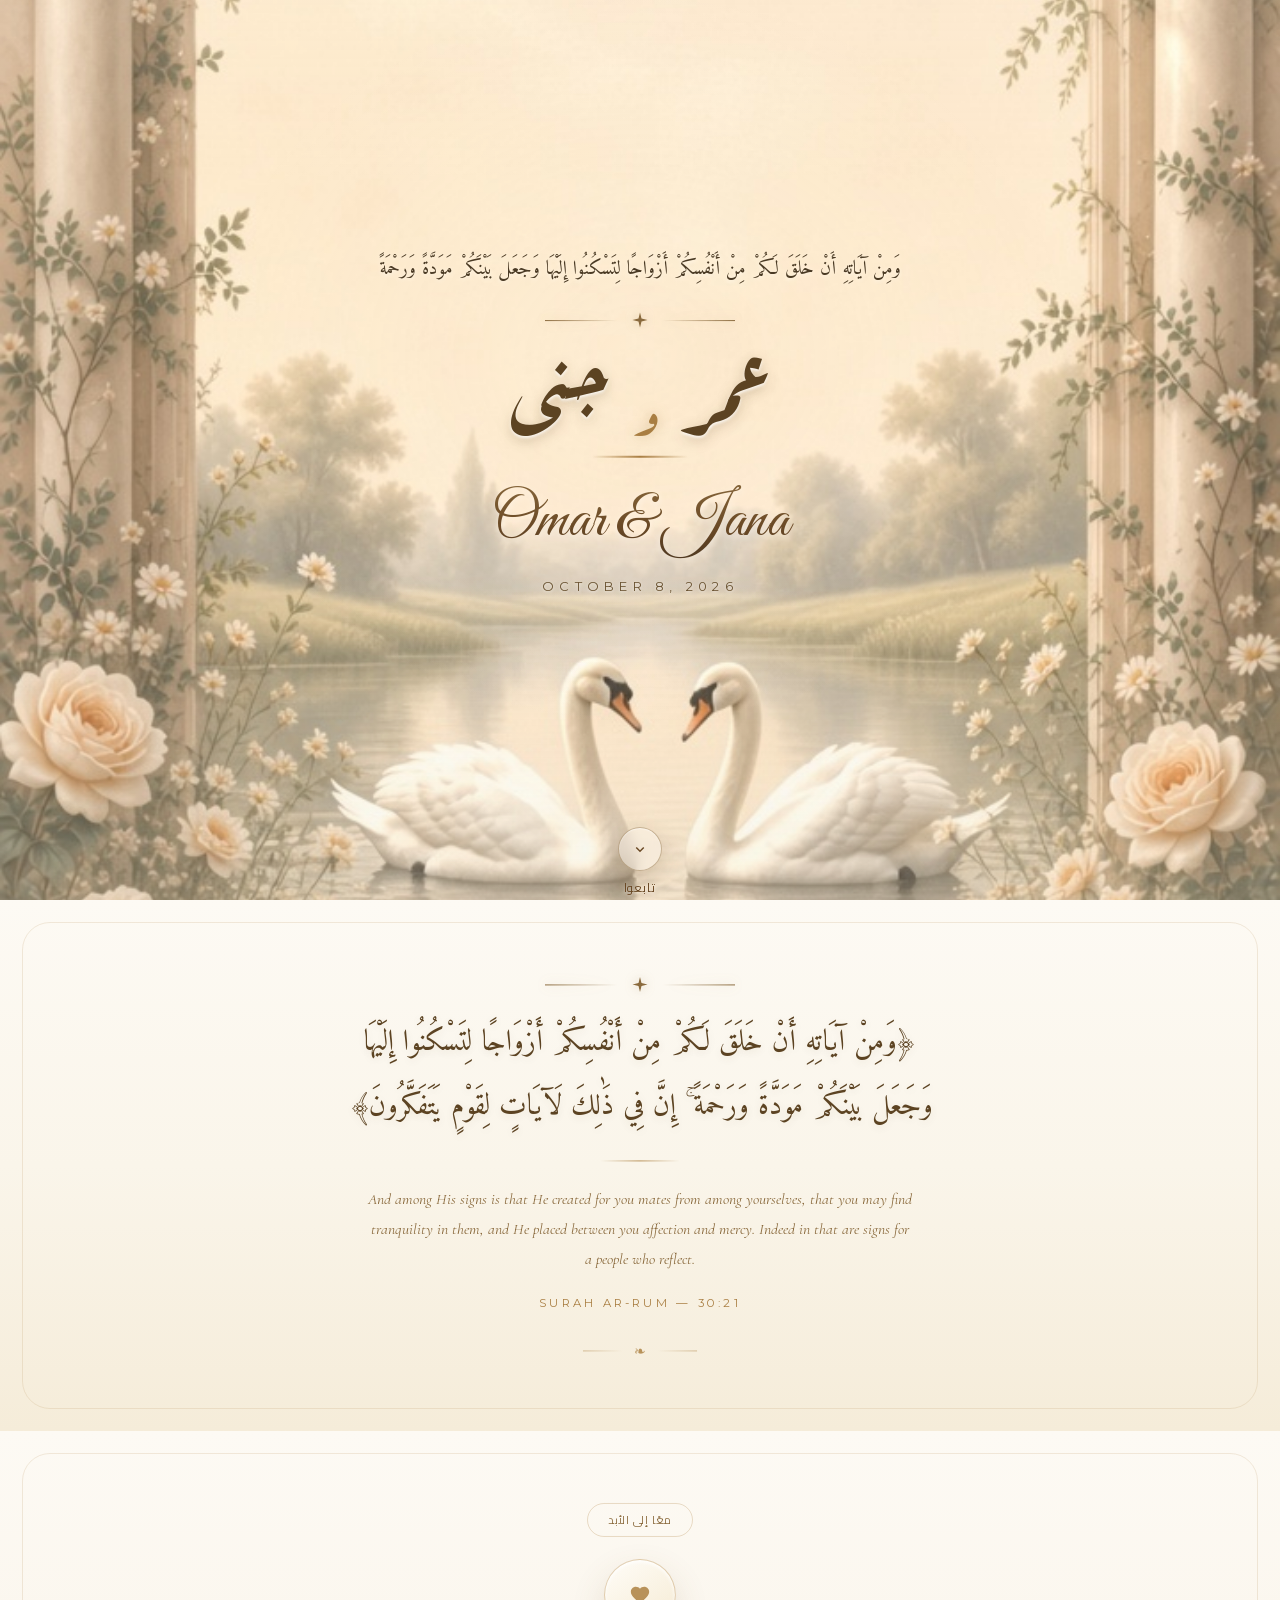
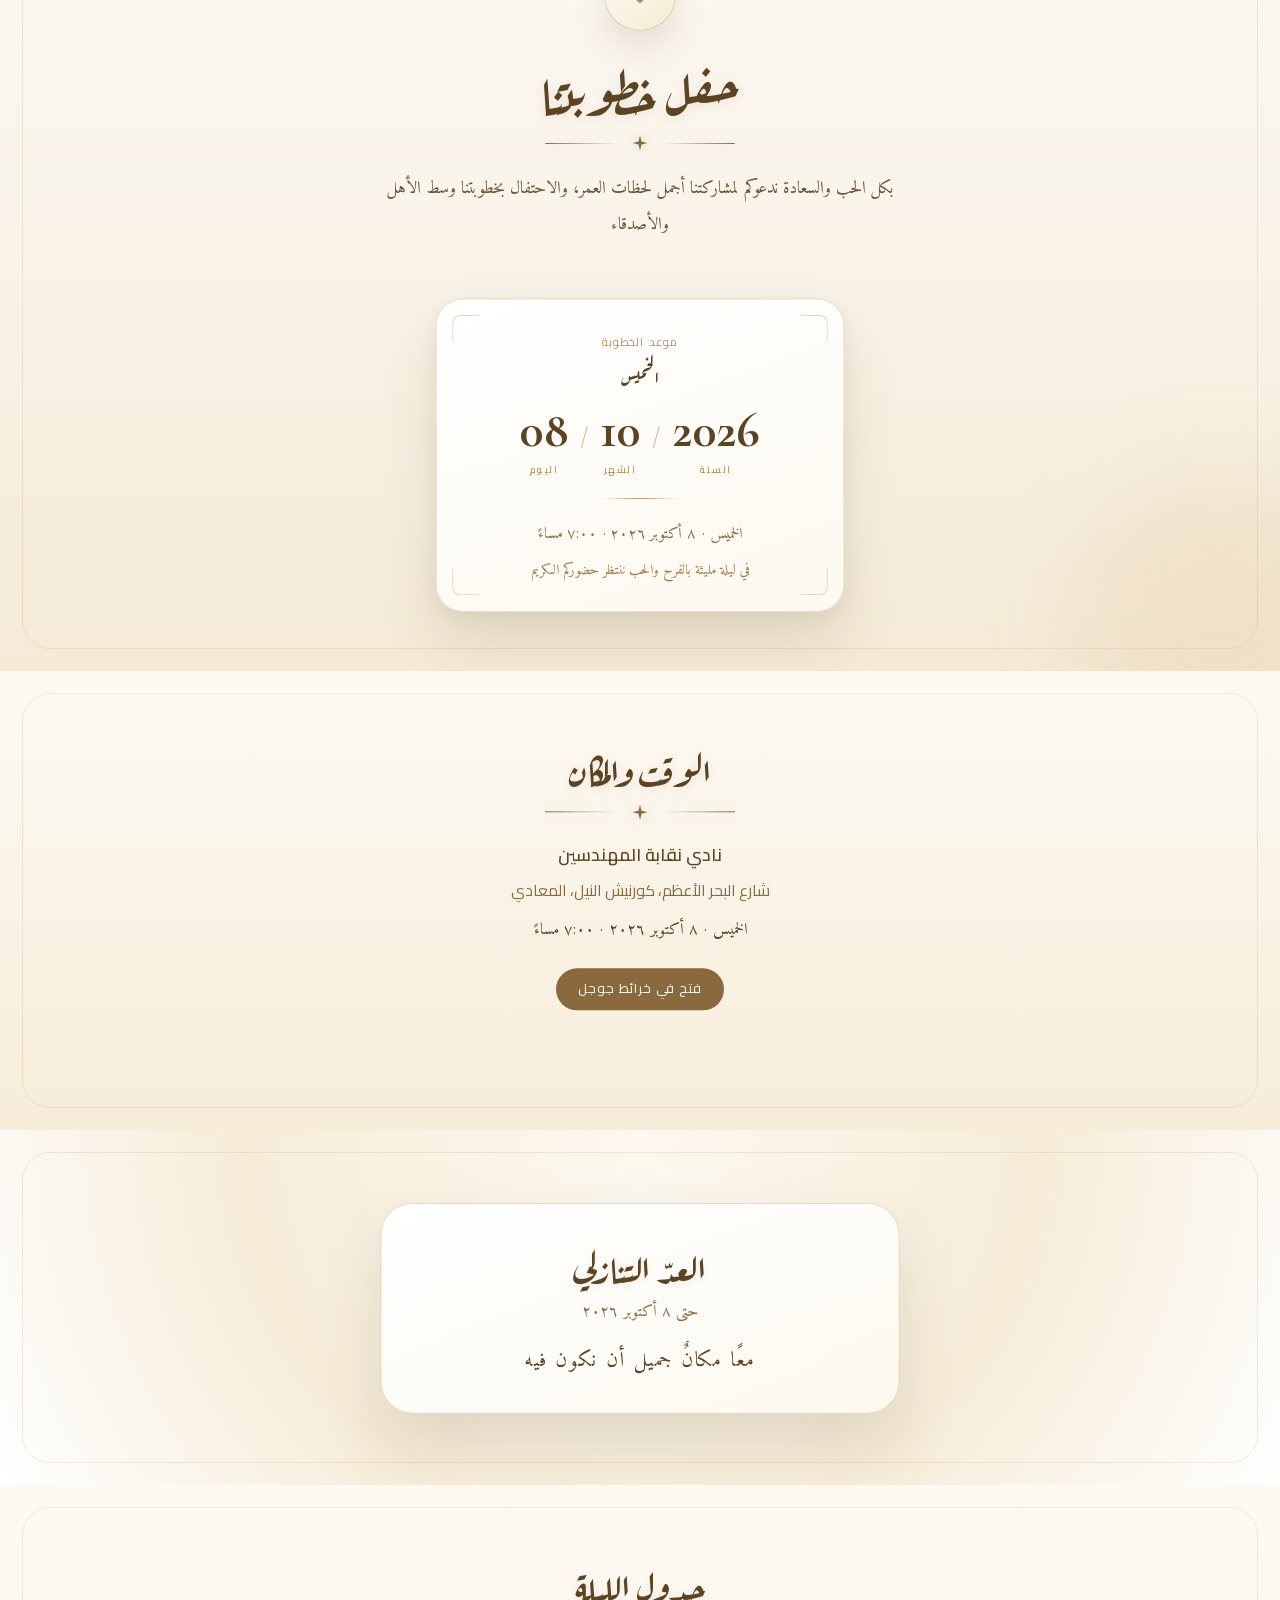
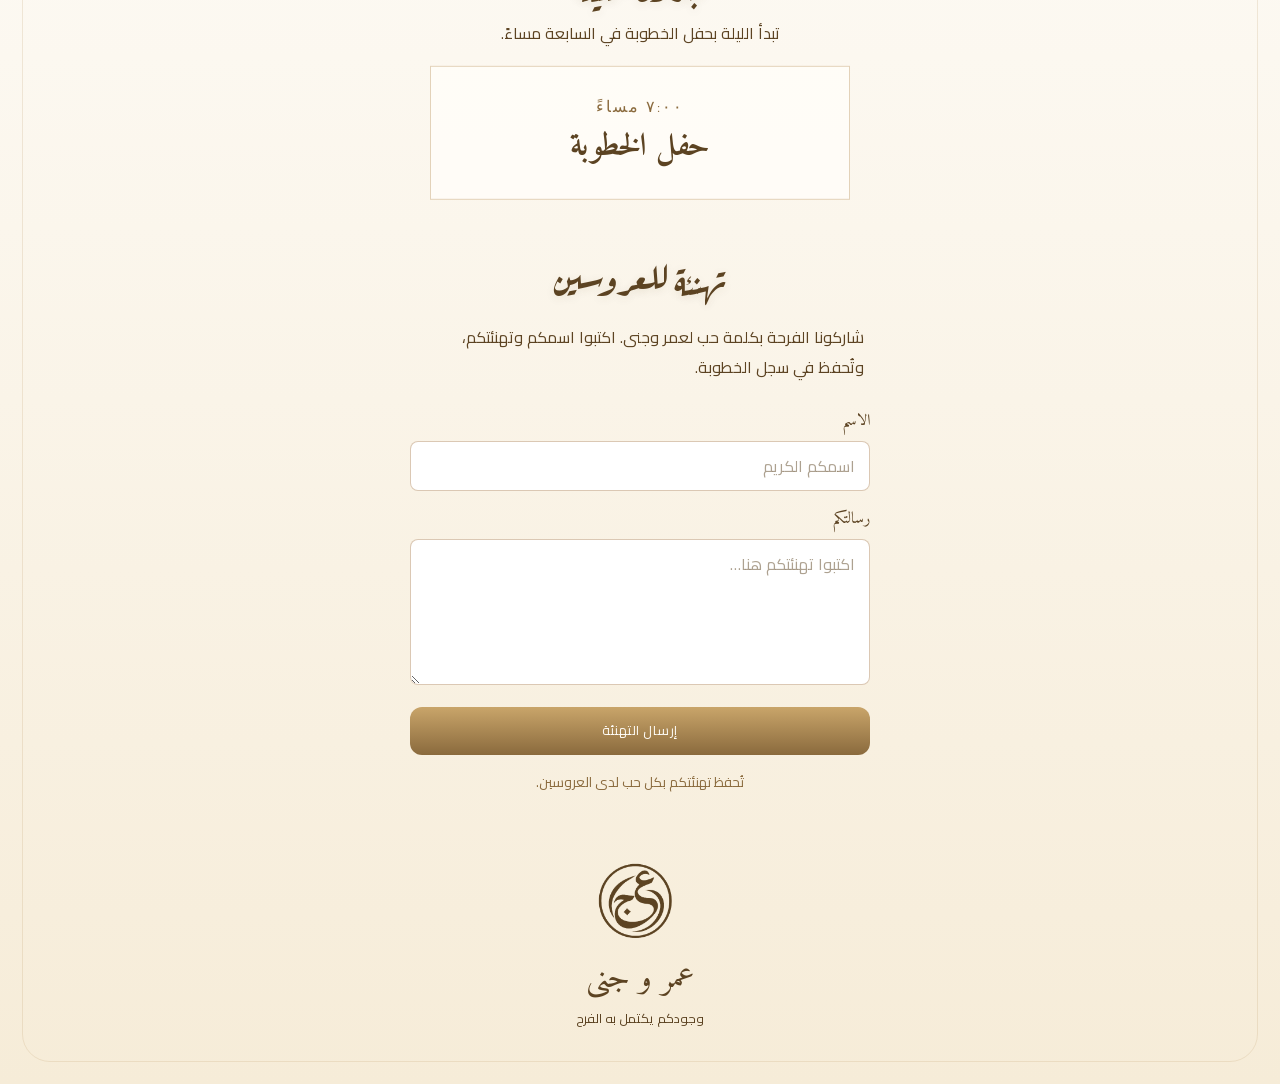
<file: index.html>
<!DOCTYPE html><html lang="ar" dir="rtl" class="amiri_4f68a141-module__lAkANG__variable aref_ruqaa_d45e7be-module___Eq91W__variable cairo_e3e30531-module___rp5zG__variable cormorant_garamond_4b68bbdf-module__dt2Pva__variable great_vibes_fcf897d4-module__SeP6RG__variable montserrat_96931946-module__zXXnnW__variable antialiased" style="--floral-wallpaper:url(&quot;/invite/floral-wallpaper.png&quot;)"><head><meta charSet="utf-8"/><meta name="viewport" content="width=device-width, initial-scale=1, maximum-scale=5"/><link rel="preload" href="/_next/static/media/01e4147cff8141ee-s.p.3huc2loe0ie8a.woff2" as="font" crossorigin="" type="font/woff2"/><link rel="preload" href="/_next/static/media/05d29f0ed5b0e698-s.p.1mou8v493x-u7.woff2" as="font" crossorigin="" type="font/woff2"/><link rel="preload" href="/_next/static/media/1062333f2bd32cfe-s.p.1u_72eqgml40c.woff2" as="font" crossorigin="" type="font/woff2"/><link rel="preload" href="/_next/static/media/291696193ea1e96b-s.p.1zf0xf1cyi65q.woff2" as="font" crossorigin="" type="font/woff2"/><link rel="preload" href="/_next/static/media/5ae4266cc2887673-s.p.2dauwsk05cgbv.woff2" as="font" crossorigin="" type="font/woff2"/><link rel="preload" href="/_next/static/media/610e555290c4abf9-s.p.2-ung-zkeya_q.woff2" as="font" crossorigin="" type="font/woff2"/><link rel="preload" href="/_next/static/media/648474ecaeaf4c9a-s.p.3bws0utn4kpyc.woff2" as="font" crossorigin="" type="font/woff2"/><link rel="preload" href="/_next/static/media/86edf9f828ca22c4-s.p.2uf6bsah8_4mx.woff2" as="font" crossorigin="" type="font/woff2"/><link rel="preload" href="/_next/static/media/8bd76523131fa0fc-s.p.1pvupmngxrt5z.woff2" as="font" crossorigin="" type="font/woff2"/><link rel="preload" href="/_next/static/media/9ff27b8a0a8f3dc0-s.p.40_3w74kn95bo.woff2" as="font" crossorigin="" type="font/woff2"/><link rel="preload" href="/_next/static/media/d41831e24743a3c1-s.p.08tn9snzkmifr.woff2" as="font" crossorigin="" type="font/woff2"/><link rel="preload" href="/_next/static/media/dda2c5944c1d02d1-s.p.0af27si8jwinc.woff2" as="font" crossorigin="" type="font/woff2"/><link rel="preload" href="/_next/static/media/e8f2fbee2754df70-s.p.1dqa_6e_ad4sj.woff2" as="font" crossorigin="" type="font/woff2"/><link rel="preload" href="/_next/static/media/f48d461c03e0a8ec-s.p.3rqg0w444aekk.woff2" as="font" crossorigin="" type="font/woff2"/><link rel="preload" as="image" href="/invite/swan-arch-hero.png"/><link rel="stylesheet" href="/_next/static/chunks/0zfmo4p41o67d.css" data-precedence="next"/><link rel="preload" as="script" fetchPriority="low" href="/_next/static/chunks/3s6nzrbk-8mnv.js"/><script src="/_next/static/chunks/3450qyhportkm.js" async=""></script><script src="/_next/static/chunks/3kmozkq6tgqnz.js" async=""></script><script src="/_next/static/chunks/2wome6lnndfqk.js" async=""></script><script src="/_next/static/chunks/turbopack-1lz2k-lx9mz2u.js" async=""></script><script src="/_next/static/chunks/0h2qsuyze9ds1.js" async=""></script><script src="/_next/static/chunks/345ic32fjo4e6.js" async=""></script><script src="/_next/static/chunks/0axdrs6tow-4n.js" async=""></script><script src="/_next/static/chunks/3gpmomcvshbgi.js" async=""></script><script src="/_next/static/chunks/0ft4shgnd7rcv.js" async=""></script><meta name="theme-color" content="#fdfaf4"/><meta name="color-scheme" content="light"/><title>عمر وجنى | دعوة الخطوبة</title><meta name="description" content="دعوة لحضور حفل خطوبة عمر وجنى في الثامن من أكتوبر ٢٠٢٦ بنادي نقابة المهندسين، المعادي."/><meta name="application-name" content="Omar &amp; Jana"/><meta name="author" content="Omar &amp; Jana"/><meta name="keywords" content="خطوبة,عمر,جنى,دعوة"/><meta property="og:title" content="عمر وجنى | دعوة الخطوبة"/><meta property="og:description" content="دعوة لحضور حفل خطوبة عمر وجنى في الثامن من أكتوبر ٢٠٢٦ بنادي نقابة المهندسين، المعادي."/><meta property="og:url" content="https://omarapdelgwad44.github.io/"/><meta property="og:site_name" content="Omar &amp; Jana"/><meta property="og:locale" content="ar_EG"/><meta property="og:image" content="https://omarapdelgwad44.github.io/og-invite.jpg"/><meta property="og:image:type" content="image/jpeg"/><meta property="og:image:width" content="1200"/><meta property="og:image:height" content="630"/><meta property="og:image:alt" content="دعوة خطوبة عمر وجنى — Omar &amp; Jana engagement invitation"/><meta property="og:type" content="website"/><meta name="twitter:card" content="summary_large_image"/><meta name="twitter:title" content="عمر وجنى | دعوة الخطوبة"/><meta name="twitter:description" content="دعوة لحضور حفل خطوبة عمر وجنى في الثامن من أكتوبر ٢٠٢٦ بنادي نقابة المهندسين، المعادي."/><meta name="twitter:image" content="https://omarapdelgwad44.github.io/og-invite.jpg"/><link rel="icon" href="/favicon.ico?favicon.2vob68tjqpejf.ico" sizes="256x256" type="image/x-icon"/><link rel="icon" href="/icon.svg?icon.2aqoa-z7p9yl5.svg" sizes="any" type="image/svg+xml"/><meta name="next-size-adjust" content=""/><script src="/_next/static/chunks/0cz1d0mv5g_q7.js" noModule=""></script></head><body><div hidden=""><!--$--><!--/$--></div><!--$--><noscript><main class="fallback-invite"><p class="fallback-invite__eyebrow">وَمِنْ آيَاتِهِ أَنْ خَلَقَ لَكُمْ مِنْ أَنْفُسِكُمْ أَزْوَاجًا لِتَسْكُنُوا إِلَيْهَا وَجَعَلَ بَيْنَكُمْ مَوَدَّةً وَرَحْمَةً</p><h1>عمر<!-- --> و <!-- -->جنى</h1><p class="fallback-invite__latin">Omar<!-- --> &amp; <!-- -->Jana</p><p>يدعوانكم لحضور حفل خطوبتهما</p><p class="fallback-invite__date">الخميس<!-- --> · <!-- -->٨ أكتوبر<!-- --> <!-- -->٢٠٢٦</p></main></noscript><div class="experience"><div class="device"><div class="letter"><section class="gold-hero"><div class="gold-art" aria-hidden="true"><div class="gold-art__ken"><img alt="" decoding="async" data-nimg="fill" class="gold-art__photo" style="position:absolute;height:100%;width:100%;left:0;top:0;right:0;bottom:0;color:transparent" src="/invite/swan-arch-hero.png"/></div><div class="gold-art__petals"><span class="gold-petal" style="left:8%;animation-delay:0s;animation-duration:18s;width:10px;height:14px"></span><span class="gold-petal" style="left:16%;animation-delay:2.2s;animation-duration:21s;width:7px;height:9.799999999999999px"></span><span class="gold-petal" style="left:24%;animation-delay:5s;animation-duration:16s;width:12px;height:16.799999999999997px"></span><span class="gold-petal" style="left:33%;animation-delay:1.1s;animation-duration:22s;width:8px;height:11.2px"></span><span class="gold-petal" style="left:41%;animation-delay:7.4s;animation-duration:19s;width:11px;height:15.399999999999999px"></span><span class="gold-petal" style="left:52%;animation-delay:3.6s;animation-duration:17s;width:6px;height:8.399999999999999px"></span><span class="gold-petal" style="left:61%;animation-delay:8.8s;animation-duration:20s;width:9px;height:12.6px"></span><span class="gold-petal" style="left:70%;animation-delay:0.8s;animation-duration:23s;width:13px;height:18.2px"></span><span class="gold-petal" style="left:78%;animation-delay:4.5s;animation-duration:18s;width:7px;height:9.799999999999999px"></span><span class="gold-petal" style="left:86%;animation-delay:6.2s;animation-duration:21s;width:10px;height:14px"></span><span class="gold-petal" style="left:12%;animation-delay:11s;animation-duration:19s;width:8px;height:11.2px"></span><span class="gold-petal" style="left:92%;animation-delay:9.4s;animation-duration:16s;width:11px;height:15.399999999999999px"></span></div></div><div class="gold-hero__veil" aria-hidden="true"></div><div class="gold-hero__copy"><div style="opacity:0;transform:translateY(20px)"><p class="gold-hero__verse">وَمِنْ آيَاتِهِ أَنْ خَلَقَ لَكُمْ مِنْ أَنْفُسِكُمْ أَزْوَاجًا لِتَسْكُنُوا إِلَيْهَا وَجَعَلَ بَيْنَكُمْ مَوَدَّةً وَرَحْمَةً</p></div><div class="gold-hero__star-wrap" style="opacity:0;transform:translateY(20px)"><div class="gold-star-rule" aria-hidden="true"><span></span><svg viewBox="0 0 24 24" width="18" height="18"><path d="M12 2 L14 10 L22 12 L14 14 L12 22 L10 14 L2 12 L10 10 Z" fill="currentColor"></path></svg><span></span></div></div><div style="opacity:0;transform:translateY(20px)"><h1 class="gold-hero__names" dir="rtl"><span class="gold-hero__given">عمر</span><span class="gold-hero__and">و</span><span class="gold-hero__given">جنى</span></h1><div class="gold-hero__name-line" aria-hidden="true"></div><p class="gold-hero__latin">Omar<!-- --> &amp; <!-- -->Jana</p><p class="gold-hero__date">OCTOBER 8, 2026</p></div></div><div class="gold-scroll-wrap" style="opacity:0;transform:translateY(20px)"><a class="gold-scroll" href="#gold-ayah"><span class="gold-scroll__btn" aria-hidden="true"><svg width="18" height="18" viewBox="0 0 24 24" fill="none" stroke="currentColor" stroke-width="2"><path d="M7 10l5 5 5-5"></path></svg></span><span>تابعوا</span></a></div></section><section id="gold-ayah" class="gold-panel gold-ayah"><div class="gold-ayah__inner" style="opacity:0;transform:translateY(24px)"><div style="opacity:0;transform:scale(0.9)"><div class="gold-star-rule" aria-hidden="true"><span></span><svg viewBox="0 0 24 24" width="18" height="18"><path d="M12 2 L14 10 L22 12 L14 14 L12 22 L10 14 L2 12 L10 10 Z" fill="currentColor"></path></svg><span></span></div></div><div style="opacity:0;transform:translateY(16px)"><p class="gold-ayah__ar">﴿وَمِنْ آيَاتِهِ أَنْ خَلَقَ لَكُمْ مِنْ أَنْفُسِكُمْ أَزْوَاجًا لِتَسْكُنُوا إِلَيْهَا وَجَعَلَ بَيْنَكُمْ مَوَدَّةً وَرَحْمَةً ۚ إِنَّ فِي ذَٰلِكَ لَآيَاتٍ لِقَوْمٍ يَتَفَكَّرُونَ﴾</p></div><div class="gold-hairline-motion" style="opacity:0;transform:scaleX(0)"><div class="gold-hairline" aria-hidden="true"></div></div><div style="opacity:0;transform:translateY(16px)"><p class="gold-ayah__en" dir="ltr">And among His signs is that He created for you mates from among yourselves, that you may find tranquility in them, and He placed between you affection and mercy. Indeed in that are signs for a people who reflect.</p></div><div style="opacity:0;transform:none"><p class="gold-ayah__source" dir="ltr">Surah Ar-Rum — 30:21</p></div><div style="opacity:0;transform:scale(0.9)"><div class="gold-fleuron" aria-hidden="true"><span></span>❧<span></span></div></div></div></section><section id="gold-details" class="gold-panel gold-event"><div class="gold-hearts" aria-hidden="true"><span class="gold-hearts__bit"></span><span class="gold-hearts__bit"></span><span class="gold-hearts__bit"></span><span class="gold-hearts__bit"></span><span class="gold-hearts__bit"></span><span class="gold-hearts__bit"></span><span class="gold-hearts__bit"></span><span class="gold-hearts__bit"></span></div><div style="opacity:0;transform:translateY(-12px)"><p class="gold-pill">معًا إلى الأبد</p></div><div style="opacity:0;transform:scale(0.5) rotate(12deg)"><div class="gold-heart" aria-hidden="true"><svg viewBox="0 0 24 24" width="22" height="22"><path fill="#b8925a" d="M12 21.35l-1.45-1.32C5.4 15.36 2 12.28 2 8.5 2 5.42 4.42 3 7.5 3c1.74 0 3.41.81 4.5 2.09C13.09 3.81 14.76 3 16.5 3 19.58 3 22 5.42 22 8.5c0 3.78-3.4 6.86-8.55 11.54L12 21.35z"></path></svg></div></div><div style="opacity:0;transform:translateY(24px)"><h2 class="gold-title">حفل خطوبتنا</h2></div><div style="opacity:0;transform:scaleX(0.75)"><div class="gold-star-rule" aria-hidden="true"><span></span><svg viewBox="0 0 24 24" width="18" height="18"><path d="M12 2 L14 10 L22 12 L14 14 L12 22 L10 14 L2 12 L10 10 Z" fill="currentColor"></path></svg><span></span></div></div><div style="opacity:0;transform:translateY(20px)"><p class="gold-event__body">بكل الحب والسعادة ندعوكم لمشاركتنا أجمل لحظات العمر، والاحتفال بخطوبتنا وسط الأهل والأصدقاء</p></div><div style="opacity:0;transform:translateY(32px) scale(0.95)"><div class="gold-date-card"><span class="gold-date-card__corner gold-date-card__corner--bl" aria-hidden="true"></span><span class="gold-date-card__corner gold-date-card__corner--br" aria-hidden="true"></span><p class="gold-date-card__label">موعد الخطوبة</p><p class="gold-date-card__weekday">الخميس</p><div class="gold-date-card__nums" dir="ltr"><div><strong>08</strong><small>اليوم</small></div><span>/</span><div><strong>10</strong><small>الشهر</small></div><span>/</span><div><strong>2026</strong><small>السنة</small></div></div><div class="gold-hairline" aria-hidden="true"></div><p class="gold-date-card__note">الخميس<!-- --> · <!-- -->٨ أكتوبر<!-- --> <!-- -->٢٠٢٦<!-- --> · <!-- -->٧:٠٠ مساءً</p><p class="gold-date-card__note gold-date-card__note--soft">في ليلة مليئة بالفرح والحب ننتظر حضوركم الكريم</p></div></div></section><section class="gold-panel gold-sheet"><div class="gold-sheet__block" style="opacity:0;transform:translateY(24px)"><h2 class="gold-title gold-title--sm">الوقت والمكان</h2><div class="gold-star-rule" aria-hidden="true"><span></span><svg viewBox="0 0 24 24" width="18" height="18"><path d="M12 2 L14 10 L22 12 L14 14 L12 22 L10 14 L2 12 L10 10 Z" fill="currentColor"></path></svg><span></span></div><a class="sheet__place" href="https://maps.app.goo.gl/CadJZ8AUGYbZF37D6?g_st=aw" target="_blank" rel="noreferrer"><p class="sheet__venue">نادي نقابة المهندسين</p><p class="sheet__address">شارع البحر الأعظم، كورنيش النيل، المعادي</p></a><p class="sheet__time">الخميس<!-- --> · <!-- -->٨ أكتوبر<!-- --> <!-- -->٢٠٢٦<!-- --> · <!-- -->٧:٠٠ مساءً</p><a class="maps-btn" href="https://maps.app.goo.gl/CadJZ8AUGYbZF37D6?g_st=aw" target="_blank" rel="noreferrer">فتح في خرائط جوجل</a></div></section><section class="gold-panel gold-count"><div style="opacity:0;transform:translateY(24px) scale(0.95)"><div class="gold-count__card"><h2 class="gold-title gold-title--sm">العدّ التنازلي</h2><p class="gold-count__until">حتى ٨ أكتوبر ٢٠٢٦</p><p class="countdown-fallback" role="status">٨ أكتوبر<!-- --> <!-- -->٢٠٢٦</p></div></div></section><section class="gold-panel gold-sheet gold-sheet--tail"><div class="gold-sheet__block" style="opacity:0;transform:translateY(24px)"><h2 class="gold-title gold-title--sm">جدول الليلة</h2><p class="sheet__body">تبدأ الليلة بحفل الخطوبة في السابعة مساءً.</p><div class="timeline-card"><div class="timeline-card__item"><span>٧:٠٠ مساءً</span><strong>حفل الخطوبة</strong></div></div></div><div class="gold-sheet__block" style="opacity:0;transform:translateY(24px)"><h2 class="gold-title gold-title--sm">تهنئة للعروسين</h2><form class="bless" aria-busy="false"><p class="sheet__body">شاركونا الفرحة بكلمة حب لعمر وجنى. اكتبوا اسمكم وتهنئتكم، وتُحفظ في سجل الخطوبة.</p><label class="bless__hp" aria-hidden="true"><span>Company</span><input tabindex="-1" autoComplete="off" value=""/></label><label class="bless__field"><span>الاسم</span><input required="" maxLength="60" placeholder="اسمكم الكريم" name="guest-name" value=""/></label><label class="bless__field"><span>رسالتكم</span><textarea name="blessing" required="" rows="5" maxLength="500" placeholder="اكتبوا تهنئتكم هنا…"></textarea></label><button class="maps-btn bless__send" type="submit">إرسال التهنئة</button><p class="bless__hint">تُحفظ تهنئتكم بكل حب لدى العروسين.</p></form></div><footer class="letter-footer"><span class="letter-footer__monogram"><span class="letter-footer__monogram-mark" role="img" aria-label="ع ج" style="background-color:currentColor;-webkit-mask-image:url(&quot;/invite/monogram.png&quot;);mask-image:url(&quot;/invite/monogram.png&quot;);-webkit-mask-size:contain;mask-size:contain;-webkit-mask-repeat:no-repeat;mask-repeat:no-repeat;-webkit-mask-position:center;mask-position:center"></span></span><p>عمر<!-- --> و <!-- -->جنى</p><small>وجودكم يكتمل به الفرح</small></footer></section></div></div></div><!--$--><!--/$--><!--/$--><script src="/_next/static/chunks/3s6nzrbk-8mnv.js" id="_R_" async=""></script><script>(self.__next_f=self.__next_f||[]).push([0])</script><script>self.__next_f.push([1,"1:I[39756,[\"/_next/static/chunks/0h2qsuyze9ds1.js\"],\"LoadingBoundaryProvider\"]\n2:\"$Sreact.fragment\"\n3:I[39756,[\"/_next/static/chunks/0h2qsuyze9ds1.js\"],\"default\"]\n4:I[8821,[\"/_next/static/chunks/0h2qsuyze9ds1.js\",\"/_next/static/chunks/345ic32fjo4e6.js\"],\"default\"]\n5:I[37457,[\"/_next/static/chunks/0h2qsuyze9ds1.js\"],\"default\"]\n6:I[22016,[\"/_next/static/chunks/0h2qsuyze9ds1.js\",\"/_next/static/chunks/0axdrs6tow-4n.js\"],\"\"]\n8:I[62636,[\"/_next/static/chunks/0h2qsuyze9ds1.js\",\"/_next/static/chunks/3gpmomcvshbgi.js\",\"/_next/static/chunks/0ft4shgnd7rcv.js\"],\"InvitationExperience\"]\n9:I[97367,[\"/_next/static/chunks/0h2qsuyze9ds1.js\"],\"OutletBoundary\"]\na:\"$Sreact.suspense\"\nc:I[97367,[\"/_next/static/chunks/0h2qsuyze9ds1.js\"],\"ViewportBoundary\"]\ne:I[97367,[\"/_next/static/chunks/0h2qsuyze9ds1.js\"],\"MetadataBoundary\"]\n10:I[68027,[\"/_next/static/chunks/0h2qsuyze9ds1.js\"],\"default\",1]\n:HL[\"/_next/static/chunks/0zfmo4p41o67d.css\",\"style\"]\n:HL[\"/_next/static/media/01e4147cff8141ee-s.p.3huc2loe0ie8a.woff2\",\"font\",{\"crossOrigin\":\"\",\"type\":\"font/woff2\"}]\n:HL[\"/_next/static/media/05d29f0ed5b0e698-s.p.1mou8v493x-u7.woff2\",\"font\",{\"crossOrigin\":\"\",\"type\":\"font/woff2\"}]\n:HL[\"/_next/static/media/1062333f2bd32cfe-s.p.1u_72eqgml40c.woff2\",\"font\",{\"crossOrigin\":\"\",\"type\":\"font/woff2\"}]\n:HL[\"/_next/static/media/291696193ea1e96b-s.p.1zf0xf1cyi65q.woff2\",\"font\",{\"crossOrigin\":\"\",\"type\":\"font/woff2\"}]\n:HL[\"/_next/static/media/5ae4266cc2887673-s.p.2dauwsk05cgbv.woff2\",\"font\",{\"crossOrigin\":\"\",\"type\":\"font/woff2\"}]\n:HL[\"/_next/static/media/610e555290c4abf9-s.p.2-ung-zkeya_q.woff2\",\"font\",{\"crossOrigin\":\"\",\"type\":\"font/woff2\"}]\n:HL[\"/_next/static/media/648474ecaeaf4c9a-s.p.3bws0utn4kpyc.woff2\",\"font\",{\"crossOrigin\":\"\",\"type\":\"font/woff2\"}]\n:HL[\"/_next/static/media/86edf9f828ca22c4-s.p.2uf6bsah8_4mx.woff2\",\"font\",{\"crossOrigin\":\"\",\"type\":\"font/woff2\"}]\n:HL[\"/_next/static/media/8bd76523131fa0fc-s.p.1pvupmngxrt5z.woff2\",\"font\",{\"crossOrigin\":\"\",\"type\":\"font/woff2\"}]\n:HL[\"/_next/static/media/9ff27b8a0a8f3dc0-s.p.40_3w74kn95bo.woff2\",\"font\",{\"crossOrigin\":\"\",\"type\":\"font/woff2\"}]\n:HL[\"/_next/static/media/d41831e24743a3c1-s.p.08tn9snzkmifr.woff2\",\"font\",{\"crossOrigin\":\"\",\"type\":\"font/woff2\"}]\n:HL[\"/_next/static/media/dda2c5944c1d02d1-s.p.0af27si8jwinc.woff2\",\"font\",{\"crossOrigin\":\"\",\"type\":\"font/woff2\"}]\n:HL[\"/_next/static/media/e8f2fbee2754df70-s.p.1dqa_6e_ad4sj.woff2\",\"font\",{\"crossOrigin\":\"\",\"type\":\"font/woff2\"}]\n:HL[\"/_next/static/media/f48d461c03e0a8ec-s.p.3rqg0w444aekk.woff2\",\"font\",{\"crossOrigin\":\"\",\"type\":\"font/woff2\"}]\n7:[\"$\",\"main\",null,{\"className\":\"fallback-invite\",\"children\":[[\"$\",\"p\",null,{\"className\":\"fallback-invite__eyebrow\",\"children\":\"وَمِنْ آيَاتِهِ أَنْ خَلَقَ لَكُمْ مِنْ أَنْفُسِكُمْ أَزْوَاجًا لِتَسْكُنُوا إِلَيْهَا وَجَعَلَ بَيْنَكُمْ مَوَدَّةً وَرَحْمَةً\"}],[\"$\",\"h1\",null,{\"children\":[\"عمر\",\" و \",\"جنى\"]}],[\"$\",\"p\",null,{\"className\":\"fallback-invite__latin\",\"children\":[\"Omar\",\" \u0026 \",\"Jana\"]}],[\"$\",\"p\",null,{\"children\":\"يدعوانكم لحضور حفل خطوبتهما\"}],[\"$\",\"p\",null,{\"className\":\"fallback-invite__date\",\"children\":[\"الخميس\",\" · \",\"٨ أكتوبر\",\" \",\"٢٠٢٦\"]}]]}]\n0:{\"P\":null,\"c\":[\"\",\"\"],\"q\":\"\",\"i\":false,\"f\":[[[\"\",{\"children\":[\"__PAGE__\",{},\"$undefined\",\"$undefined\",4608]},\"$undefined\",\"$undefined\",4628],[[\"$\",\"$L1\",null,{\"loading\":[[\"$\",\"div\",\"l\",{\"className\":\"boot-loader\",\"role\":\"status\",\"aria-label\":\"جاري تحميل الدعوة\",\"children\":[\"$\",\"span\",null,{\"className\":\"boot-loader__ring\"}]}],[],null],\"children\":[\"$\",\"$2\",\"c\",{\"children\":[[[\"$\",\"link\",\"0\",{\"rel\":\"stylesheet\",\"href\":\"/_next/static/chunks/0zfmo4p41o67d.css\",\"precedence\":\"next\",\"crossOrigin\":\"$undefined\",\"nonce\":\"$undefined\"}],[\"$\",\"script\",\"script-0\",{\"src\":\"/_next/static/chunks/0h2qsuyze9ds1.js\",\"async\":true,\"nonce\":\"$undefined\"}]],[\"$\",\"html\",null,{\"lang\":\"ar\",\"dir\":\"rtl\",\"className\":\"amiri_4f68a141-module__lAkANG__variable aref_ruqaa_d45e7be-module___Eq91W__variable cairo_e3e30531-module___rp5zG__variable cormorant_garamond_4b68bbdf-module__dt2Pva__variable great_vibes_fcf897d4-module__SeP6RG__variable montserrat_96931946-module__zXXnnW__variable antialiased\",\"style\":{\"--floral-wallpaper\":\"url(\\\"/invite/floral-wallpaper.png\\\")\"},\"children\":[\"$\",\"body\",null,{\"children\":[\"$\",\"$L3\",null,{\"parallelRouterKey\":\"children\",\"error\":\"$4\",\"errorStyles\":[],\"errorScripts\":[[\"$\",\"script\",\"script-0\",{\"src\":\"/_next/static/chunks/345ic32fjo4e6.js\",\"async\":true,\"nonce\":\"$undefined\"}]],\"template\":[\"$\",\"$L5\",null,{}],\"templateStyles\":\"$undefined\",\"templateScripts\":\"$undefined\",\"notFound\":[[\"$\",\"main\",null,{\"className\":\"fallback-invite\",\"children\":[[\"$\",\"h1\",null,{\"children\":[\"عمر\",\" و \",\"جنى\"]}],[\"$\",\"p\",null,{\"children\":\"هذه الصفحة ليست جزءًا من الدعوة.\"}],[\"$\",\"$L6\",null,{\"href\":\"/\",\"className\":\"maps-btn\",\"children\":\"العودة إلى الدعوة\"}]]}],[]],\"forbidden\":\"$undefined\",\"unauthorized\":\"$undefined\"}]}]}]]}]}],{\"children\":[[\"$\",\"$2\",\"c\",{\"children\":[[[\"$\",\"noscript\",null,{\"children\":\"$7\"}],[\"$\",\"$L8\",null,{}]],[[\"$\",\"script\",\"script-0\",{\"src\":\"/_next/static/chunks/3gpmomcvshbgi.js\",\"async\":true,\"nonce\":\"$undefined\"}],[\"$\",\"script\",\"script-1\",{\"src\":\"/_next/static/chunks/0ft4shgnd7rcv.js\",\"async\":true,\"nonce\":\"$undefined\"}]],[\"$\",\"$L9\",null,{\"children\":[\"$\",\"$a\",null,{\"name\":\"Next.MetadataOutlet\",\"children\":\"$@b\"}]}]]}],{},null,false,null]},null,false,null],[\"$\",\"$2\",\"h\",{\"children\":[null,[\"$\",\"$Lc\",null,{\"children\":\"$Ld\"}],[\"$\",\"div\",null,{\"hidden\":true,\"children\":[\"$\",\"$Le\",null,{\"children\":[\"$\",\"$a\",null,{\"name\":\"Next.Metadata\",\"children\":\"$Lf\"}]}]}],[\"$\",\"meta\",null,{\"name\":\"next-size-adjust\",\"content\":\"\"}]]}],false]],\"m\":\"$undefined\",\"G\":[\"$10\",[[\"$\",\"link\",\"0\",{\"rel\":\"stylesheet\",\"href\":\"/_next/static/chunks/0zfmo4p41o67d.css\",\"precedence\":\"next\",\"crossOrigin\":\"$undefined\",\"nonce\":\"$undefined\"}]]],\"S\":true,\"h\":null,\"r\":\"$undefined\",\"s\":\"$undefined\",\"a\":\"$undefined\",\"l\":\"$undefined\",\"p\":\"$undefined\",\"d\":\"$undefined\",\"b\":\"NoH47P2XVMHnKVHM4g-5M\"}\nd:[[\"$\",\"meta\",\"0\",{\"charSet\":\"utf-8\"}],[\"$\",\"meta\",\"1\",{\"name\":\"viewport\",\"content\":\"width=device-width, initial-scale=1, maximum-scale=5\"}],[\"$\",\"meta\",\"2\",{\"name\":\"theme-color\",\"content\":\"#fdfaf4\"}],[\"$\",\"meta\",\"3\",{\"name\":\"color-scheme\",\"content\":\"light\"}]]\n11:I[27201,[\"/_next/static/chunks/0h2qsuyze9ds1.js\"],\"IconMark\"]\nb:null\nf:[[\"$\",\"title\",\"0\",{\"children\":\"عمر وجنى | دعوة الخطوبة\"}],[\"$\",\"meta\",\"1\",{\"name\":\"description\",\"content\":\"دعوة لحضور حفل خطوبة عمر وجنى في الثامن من أكتوبر ٢٠٢٦ بنادي نقابة المهندسين، المعادي.\"}],[\"$\",\"meta\",\"2\",{\"name\":\"application-name\",\"content\":\"Omar \u0026 Jana\"}],[\"$\",\"meta\",\"3\",{\"name\":\"author\",\"content\":\"Omar \u0026 Jana\"}],[\"$\",\"meta\",\"4\",{\"name\":\"keywords\",\"content\":\"خطوبة,عمر,جنى,دعوة\"}],[\"$\",\"meta\",\"5\",{\"property\":\"og:title\",\"content\":\"عمر وجنى | دعوة الخطوبة\"}],[\"$\",\"meta\",\"6\",{\"property\":\"og:description\",\"content\":\"دعوة لحضور حفل خطوبة عمر وجنى في الثامن من أكتوبر ٢٠٢٦ بنادي نقابة المهندسين، المعادي.\"}],[\"$\",\"meta\",\"7\",{\"property\":\"og:url\",\"content\":\"https://omarapdelgwad44.github.io/\"}],[\"$\",\"meta\",\"8\",{\"property\":\"og:site_name\",\"content\":\"Omar \u0026 Jana\"}],[\"$\",\"meta\",\"9\",{\"property\":\"og:locale\",\"content\":\"ar_EG\"}],[\"$\",\"meta\",\"10\",{\"property\":\"og:image\",\"content\":\"https://omarapdelgwad44.github.io/og-invite.jpg\"}],[\"$\",\"meta\",\"11\",{\"property\":\"og:image:type\",\"content\":\"image/jpeg\"}],[\"$\",\"meta\",\"12\",{\"property\":\"og:image:width\",\"content\":\"1200\"}],[\"$\",\"meta\",\"13\",{\"property\":\"og:image:height\",\"content\":\"630\"}],[\"$\",\"meta\",\"14\",{\"property\":\"og:image:alt\",\"content\":\"دعوة خطوبة عمر وجنى — Omar \u0026 Jana engagement invitation\"}],[\"$\",\"meta\",\"15\",{\"property\":\"og:type\",\"content\":\"website\"}],[\"$\",\"meta\",\"16\",{\"name\":\"twitter:card\",\"content\":\"summary_large_image\"}],[\"$\",\"meta\",\"17\",{\"name\":\"twitter:title\",\"content\":\"عمر وجنى | دعوة الخطوبة\"}],[\"$\",\"meta\",\"18\",{\"name\":\"twitter:description\",\"content\":\"دعوة لحضور حفل خطوبة عمر وجنى في الثامن من أكتوبر ٢٠٢٦ بنادي نقابة المهندسين، المعادي.\"}],[\"$\",\"meta\",\"19\",{\"name\":\"twitter:image\",\"content\":\"https://omarapdelgwad44.github.io/og-invite.jpg\"}],[\"$\",\"link\",\"20\",{\"rel\":\"icon\",\"href\":\"/favicon.ico?favicon.2vob68tjqpejf.ico\",\"sizes\":\"256x256\",\"type\":\"image/x-icon\"}],[\"$\",\"link\",\"21\",{\"rel\":\"icon\",\"href\":\"/icon.svg?icon.2aqoa-z7p9yl5.svg\",\"sizes\":\"any\",\"type\":\"image/svg+xml\"}],[\"$\",\"$L11\",\"22\",{}]]\n"])</script></body></html>
</file>
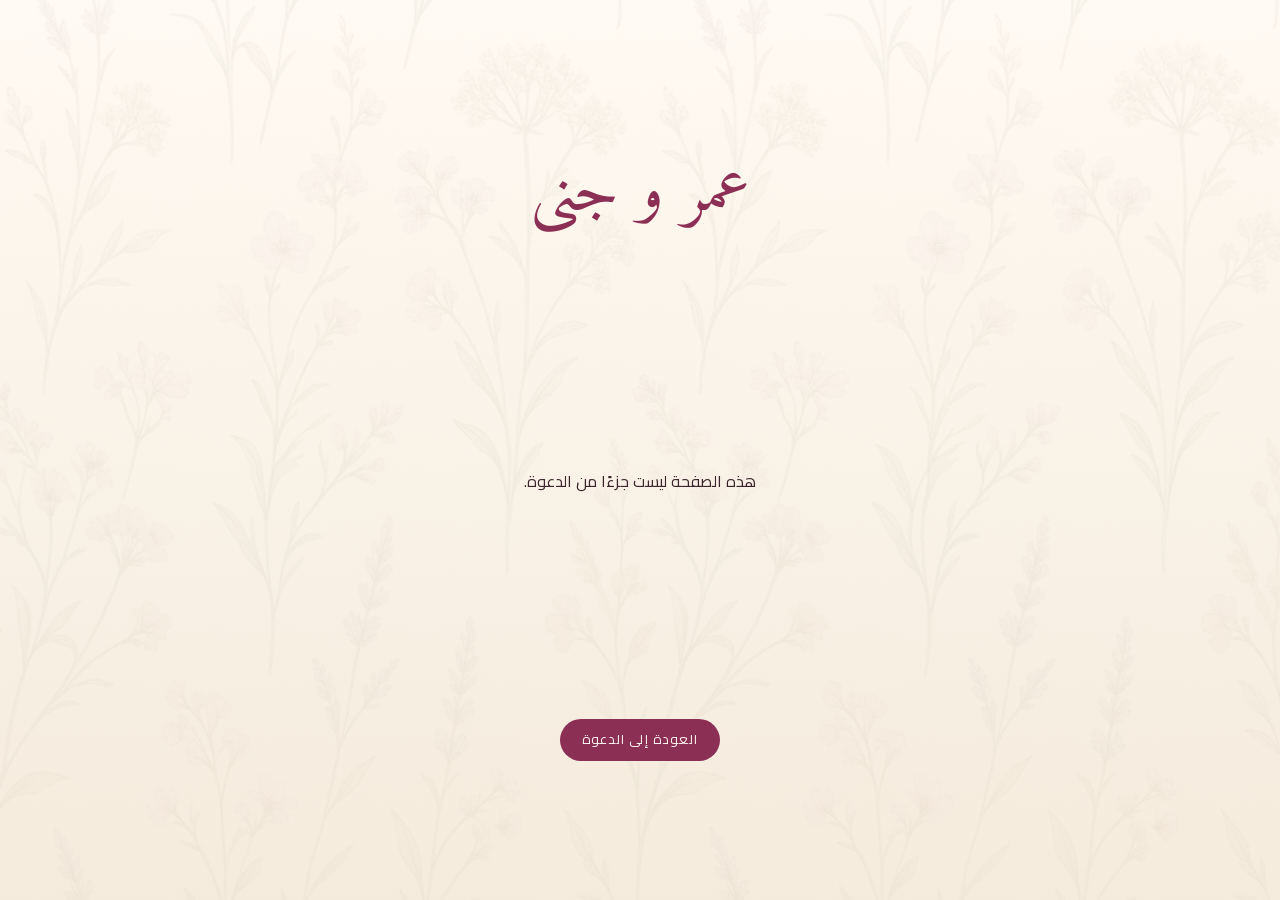
<file: 404/index.html>
<!DOCTYPE html><html lang="ar" dir="rtl" class="amiri_4f68a141-module__lAkANG__variable aref_ruqaa_d45e7be-module___Eq91W__variable cairo_e3e30531-module___rp5zG__variable cormorant_garamond_4b68bbdf-module__dt2Pva__variable great_vibes_fcf897d4-module__SeP6RG__variable montserrat_96931946-module__zXXnnW__variable antialiased" style="--floral-wallpaper:url(&quot;/invite/floral-wallpaper.png&quot;)"><head><meta charSet="utf-8"/><meta name="viewport" content="width=device-width, initial-scale=1, maximum-scale=5"/><link rel="stylesheet" href="/_next/static/chunks/0zfmo4p41o67d.css" data-precedence="next"/><link rel="preload" as="script" fetchPriority="low" href="/_next/static/chunks/3s6nzrbk-8mnv.js"/><script src="/_next/static/chunks/3450qyhportkm.js" async=""></script><script src="/_next/static/chunks/3kmozkq6tgqnz.js" async=""></script><script src="/_next/static/chunks/2wome6lnndfqk.js" async=""></script><script src="/_next/static/chunks/turbopack-1lz2k-lx9mz2u.js" async=""></script><script src="/_next/static/chunks/0h2qsuyze9ds1.js" async=""></script><script src="/_next/static/chunks/345ic32fjo4e6.js" async=""></script><script src="/_next/static/chunks/0axdrs6tow-4n.js" async=""></script><meta name="robots" content="noindex"/><meta name="theme-color" content="#fdfaf4"/><meta name="color-scheme" content="light"/><title>عمر وجنى | دعوة الخطوبة</title><meta name="description" content="دعوة لحضور حفل خطوبة عمر وجنى في الثامن من أكتوبر ٢٠٢٦ بنادي نقابة المهندسين، المعادي."/><meta name="application-name" content="Omar &amp; Jana"/><meta name="author" content="Omar &amp; Jana"/><meta name="keywords" content="خطوبة,عمر,جنى,دعوة"/><meta property="og:title" content="عمر وجنى | دعوة الخطوبة"/><meta property="og:description" content="دعوة لحضور حفل خطوبة عمر وجنى في الثامن من أكتوبر ٢٠٢٦ بنادي نقابة المهندسين، المعادي."/><meta property="og:url" content="https://omarapdelgwad44.github.io/"/><meta property="og:site_name" content="Omar &amp; Jana"/><meta property="og:locale" content="ar_EG"/><meta property="og:image" content="https://omarapdelgwad44.github.io/og-invite.jpg"/><meta property="og:image:type" content="image/jpeg"/><meta property="og:image:width" content="1200"/><meta property="og:image:height" content="630"/><meta property="og:image:alt" content="دعوة خطوبة عمر وجنى — Omar &amp; Jana engagement invitation"/><meta property="og:type" content="website"/><meta name="twitter:card" content="summary_large_image"/><meta name="twitter:title" content="عمر وجنى | دعوة الخطوبة"/><meta name="twitter:description" content="دعوة لحضور حفل خطوبة عمر وجنى في الثامن من أكتوبر ٢٠٢٦ بنادي نقابة المهندسين، المعادي."/><meta name="twitter:image" content="https://omarapdelgwad44.github.io/og-invite.jpg"/><link rel="icon" href="/favicon.ico?favicon.2vob68tjqpejf.ico" sizes="256x256" type="image/x-icon"/><link rel="icon" href="/icon.svg?icon.2aqoa-z7p9yl5.svg" sizes="any" type="image/svg+xml"/><meta name="next-size-adjust" content=""/><script src="/_next/static/chunks/0cz1d0mv5g_q7.js" noModule=""></script></head><body><div hidden=""><!--$--><!--/$--></div><!--$--><main class="fallback-invite"><h1>عمر<!-- --> و <!-- -->جنى</h1><p>هذه الصفحة ليست جزءًا من الدعوة.</p><a class="maps-btn" href="/">العودة إلى الدعوة</a></main><!--$--><!--/$--><!--/$--><script src="/_next/static/chunks/3s6nzrbk-8mnv.js" id="_R_" async=""></script><script>(self.__next_f=self.__next_f||[]).push([0])</script><script>self.__next_f.push([1,"1:I[39756,[\"/_next/static/chunks/0h2qsuyze9ds1.js\"],\"LoadingBoundaryProvider\"]\n2:\"$Sreact.fragment\"\n3:I[39756,[\"/_next/static/chunks/0h2qsuyze9ds1.js\"],\"default\"]\n4:I[8821,[\"/_next/static/chunks/0h2qsuyze9ds1.js\",\"/_next/static/chunks/345ic32fjo4e6.js\"],\"default\"]\n5:I[37457,[\"/_next/static/chunks/0h2qsuyze9ds1.js\"],\"default\"]\n6:I[22016,[\"/_next/static/chunks/0h2qsuyze9ds1.js\",\"/_next/static/chunks/0axdrs6tow-4n.js\"],\"\"]\n7:I[97367,[\"/_next/static/chunks/0h2qsuyze9ds1.js\"],\"OutletBoundary\"]\n8:\"$Sreact.suspense\"\nb:I[97367,[\"/_next/static/chunks/0h2qsuyze9ds1.js\"],\"ViewportBoundary\"]\nd:I[97367,[\"/_next/static/chunks/0h2qsuyze9ds1.js\"],\"MetadataBoundary\"]\nf:I[68027,[\"/_next/static/chunks/0h2qsuyze9ds1.js\"],\"default\",1]\n:HL[\"/_next/static/chunks/0zfmo4p41o67d.css\",\"style\"]\na:X\n0:{\"P\":null,\"c\":[\"\",\"_not-found\",\"\"],\"q\":\"\",\"i\":false,\"f\":[[[\"\",{\"children\":[\"/_not-found\",{\"children\":[\"__PAGE__\",{},\"$undefined\",\"$undefined\",4608]},\"$undefined\",\"$undefined\",4608]},\"$undefined\",\"$undefined\",4628],[[\"$\",\"$L1\",null,{\"loading\":[[\"$\",\"div\",\"l\",{\"className\":\"boot-loader\",\"role\":\"status\",\"aria-label\":\"جاري تحميل الدعوة\",\"children\":[\"$\",\"span\",null,{\"className\":\"boot-loader__ring\"}]}],[],null],\"children\":[\"$\",\"$2\",\"c\",{\"children\":[[[\"$\",\"link\",\"0\",{\"rel\":\"stylesheet\",\"href\":\"/_next/static/chunks/0zfmo4p41o67d.css\",\"precedence\":\"next\",\"crossOrigin\":\"$undefined\",\"nonce\":\"$undefined\"}],[\"$\",\"script\",\"script-0\",{\"src\":\"/_next/static/chunks/0h2qsuyze9ds1.js\",\"async\":true,\"nonce\":\"$undefined\"}]],[\"$\",\"html\",null,{\"lang\":\"ar\",\"dir\":\"rtl\",\"className\":\"amiri_4f68a141-module__lAkANG__variable aref_ruqaa_d45e7be-module___Eq91W__variable cairo_e3e30531-module___rp5zG__variable cormorant_garamond_4b68bbdf-module__dt2Pva__variable great_vibes_fcf897d4-module__SeP6RG__variable montserrat_96931946-module__zXXnnW__variable antialiased\",\"style\":{\"--floral-wallpaper\":\"url(\\\"/invite/floral-wallpaper.png\\\")\"},\"children\":[\"$\",\"body\",null,{\"children\":[\"$\",\"$L3\",null,{\"parallelRouterKey\":\"children\",\"error\":\"$4\",\"errorStyles\":[],\"errorScripts\":[[\"$\",\"script\",\"script-0\",{\"src\":\"/_next/static/chunks/345ic32fjo4e6.js\",\"async\":true,\"nonce\":\"$undefined\"}]],\"template\":[\"$\",\"$L5\",null,{}],\"templateStyles\":\"$undefined\",\"templateScripts\":\"$undefined\",\"notFound\":[[\"$\",\"main\",null,{\"className\":\"fallback-invite\",\"children\":[[\"$\",\"h1\",null,{\"children\":[\"عمر\",\" و \",\"جنى\"]}],[\"$\",\"p\",null,{\"children\":\"هذه الصفحة ليست جزءًا من الدعوة.\"}],[\"$\",\"$L6\",null,{\"href\":\"/\",\"className\":\"maps-btn\",\"children\":\"العودة إلى الدعوة\"}]]}],[]],\"forbidden\":\"$undefined\",\"unauthorized\":\"$undefined\"}]}]}]]}]}],{\"children\":[[\"$\",\"$2\",\"c\",{\"children\":[null,[\"$\",\"$L3\",null,{\"parallelRouterKey\":\"children\",\"error\":\"$undefined\",\"errorStyles\":\"$undefined\",\"errorScripts\":\"$undefined\",\"template\":[\"$\",\"$L5\",null,{}],\"templateStyles\":\"$undefined\",\"templateScripts\":\"$undefined\",\"notFound\":\"$undefined\",\"forbidden\":\"$undefined\",\"unauthorized\":\"$undefined\"}]]}],{\"children\":[[\"$\",\"$2\",\"c\",{\"children\":[[\"$\",\"main\",null,{\"className\":\"fallback-invite\",\"children\":[[\"$\",\"h1\",null,{\"children\":[\"عمر\",\" و \",\"جنى\"]}],[\"$\",\"p\",null,{\"children\":\"هذه الصفحة ليست جزءًا من الدعوة.\"}],[\"$\",\"$L6\",null,{\"href\":\"/\",\"className\":\"maps-btn\",\"children\":\"العودة إلى الدعوة\"}]]}],[[\"$\",\"script\",\"script-0\",{\"src\":\"/_next/static/chunks/0axdrs6tow-4n.js\",\"async\":true,\"nonce\":\"$undefined\"}]],[\"$\",\"$L7\",null,{\"children\":[\"$\",\"$8\",null,{\"name\":\"Next.MetadataOutlet\",\"children\":\"$@9\"}]}]]}],{},null,false,null]},null,false,\"$a\"]},null,false,null],[\"$\",\"$2\",\"h\",{\"children\":[[\"$\",\"meta\",null,{\"name\":\"robots\",\"content\":\"noindex\"}],[\"$\",\"$Lb\",null,{\"children\":\"$Lc\"}],[\"$\",\"div\",null,{\"hidden\":true,\"children\":[\"$\",\"$Ld\",null,{\"children\":[\"$\",\"$8\",null,{\"name\":\"Next.Metadata\",\"children\":\"$Le\"}]}]}],[\"$\",\"meta\",null,{\"name\":\"next-size-adjust\",\"content\":\"\"}]]}],false]],\"m\":\"$undefined\",\"G\":[\"$f\",[[\"$\",\"link\",\"0\",{\"rel\":\"stylesheet\",\"href\":\"/_next/static/chunks/0zfmo4p41o67d.css\",\"precedence\":\"next\",\"crossOrigin\":\"$undefined\",\"nonce\":\"$undefined\"}]]],\"S\":true,\"h\":null,\"r\":\"$undefined\",\"s\":\"$undefined\",\"a\":\"$undefined\",\"l\":\"$undefined\",\"p\":\"$undefined\",\"d\":\"$undefined\",\"b\":\"NoH47P2XVMHnKVHM4g-5M\"}\na:C\nc:[[\"$\",\"meta\",\"0\",{\"charSet\":\"utf-8\"}],[\"$\",\"meta\",\"1\",{\"name\":\"viewport\",\"content\":\"width=device-width, initial-scale=1, maximum-scale=5\"}],[\"$\",\"meta\",\"2\",{\"name\":\"theme-color\",\"content\":\"#fdfaf4\"}],[\"$\",\"meta\",\"3\",{\"name\":\"color-scheme\",\"content\":\"light\"}]]\n10:I[27201,[\"/_next/static/chunks/0h2qsuyze9ds1.js\"],\"IconMark\"]\n9:null\ne:[[\"$\",\"title\",\"0\",{\"children\":\"عمر وجنى | دعوة الخطوبة\"}],[\"$\",\"meta\",\"1\",{\"name\":\"description\",\"content\":\"دعوة لحضور حفل خطوبة عمر وجنى في الثامن من أكتوبر ٢٠٢٦ بنادي نقابة المهندسين، المعادي.\"}],[\"$\",\"meta\",\"2\",{\"name\":\"application-name\",\"content\":\"Omar \u0026 Jana\"}],[\"$\",\"meta\",\"3\",{\"name\":\"author\",\"content\":\"Omar \u0026 Jana\"}],[\"$\",\"meta\",\"4\",{\"name\":\"keywords\",\"content\":\"خطوبة,عمر,جنى,دعوة\"}],[\"$\",\"meta\",\"5\",{\"property\":\"og:title\",\"content\":\"عمر وجنى | دعوة الخطوبة\"}],[\"$\",\"meta\",\"6\",{\"property\":\"og:description\",\"content\":\"دعوة لحضور حفل خطوبة عمر وجنى في الثامن من أكتوبر ٢٠٢٦ بنادي نقابة المهندسين، المعادي.\"}],[\"$\",\"meta\",\"7\",{\"property\":\"og:url\",\"content\":\"https://omarapdelgwad44.github.io/\"}],[\"$\",\"meta\",\"8\",{\"property\":\"og:site_name\",\"content\":\"Omar \u0026 Jana\"}],[\"$\",\"meta\",\"9\",{\"property\":\"og:locale\",\"content\":\"ar_EG\"}],[\"$\",\"meta\",\"10\",{\"property\":\"og:image\",\"content\":\"https://omarapdelgwad44.github.io/og-invite.jpg\"}],[\"$\",\"meta\",\"11\",{\"property\":\"og:image:type\",\"content\":\"image/jpeg\"}],[\"$\",\"meta\",\"12\",{\"property\":\"og:image:width\",\"content\":\"1200\"}],[\"$\",\"meta\",\"13\",{\"property\":\"og:image:height\",\"content\":\"630\"}],[\"$\",\"meta\",\"14\",{\"property\":\"og:image:alt\",\"content\":\"دعوة خطوبة عمر وجنى — Omar \u0026 Jana engagement invitation\"}],[\"$\",\"meta\",\"15\",{\"property\":\"og:type\",\"content\":\"website\"}],[\"$\",\"meta\",\"16\",{\"name\":\"twitter:card\",\"content\":\"summary_large_image\"}],[\"$\",\"meta\",\"17\",{\"name\":\"twitter:title\",\"content\":\"عمر وجنى | دعوة الخطوبة\"}],[\"$\",\"meta\",\"18\",{\"name\":\"twitter:description\",\"content\":\"دعوة لحضور حفل خطوبة عمر وجنى في الثامن من أكتوبر ٢٠٢٦ بنادي نقابة المهندسين، المعادي.\"}],[\"$\",\"meta\",\"19\",{\"name\":\"twitter:image\",\"content\":\"https://omarapdelgwad44.github.io/og-invite.jpg\"}],[\"$\",\"link\",\"20\",{\"rel\":\"icon\",\"href\":\"/favicon.ico?favicon.2vob68tjqpejf.ico\",\"sizes\":\"256x256\",\"type\":\"image/x-icon\"}],[\"$\",\"link\",\"21\",{\"rel\":\"icon\",\"href\":\"/icon.svg?icon.2aqoa-z7p9yl5.svg\",\"sizes\":\"any\",\"type\":\"image/svg+xml\"}],[\"$\",\"$L10\",\"22\",{}]]\n"])</script></body></html>
</file>
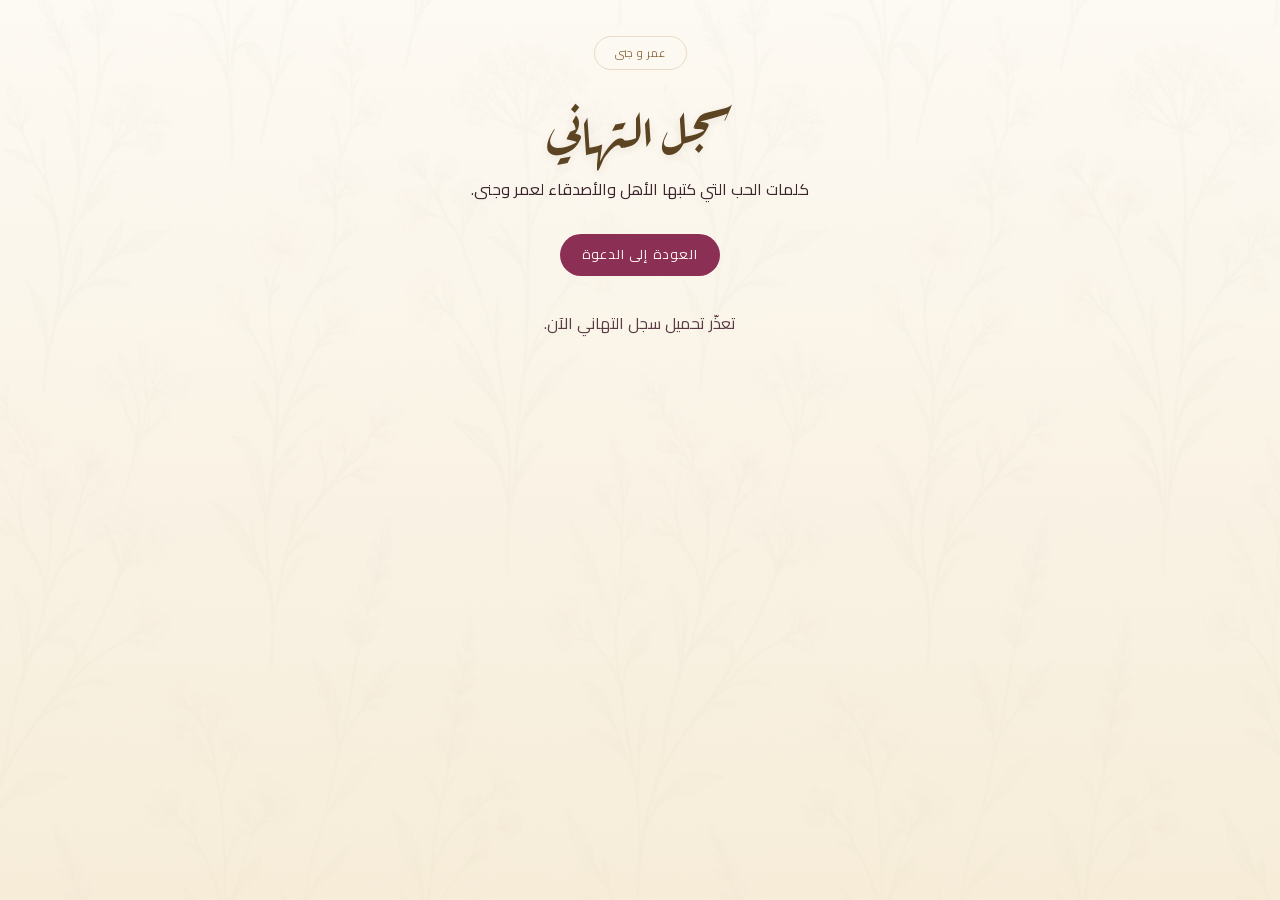
<file: tahani/index.html>
<!DOCTYPE html><html lang="ar" dir="rtl" class="amiri_4f68a141-module__lAkANG__variable aref_ruqaa_d45e7be-module___Eq91W__variable cairo_e3e30531-module___rp5zG__variable cormorant_garamond_4b68bbdf-module__dt2Pva__variable great_vibes_fcf897d4-module__SeP6RG__variable montserrat_96931946-module__zXXnnW__variable antialiased" style="--floral-wallpaper:url(&quot;/invite/floral-wallpaper.png&quot;)"><head><meta charSet="utf-8"/><meta name="viewport" content="width=device-width, initial-scale=1, maximum-scale=5"/><link rel="preload" href="/_next/static/media/01e4147cff8141ee-s.p.3huc2loe0ie8a.woff2" as="font" crossorigin="" type="font/woff2"/><link rel="preload" href="/_next/static/media/05d29f0ed5b0e698-s.p.1mou8v493x-u7.woff2" as="font" crossorigin="" type="font/woff2"/><link rel="preload" href="/_next/static/media/1062333f2bd32cfe-s.p.1u_72eqgml40c.woff2" as="font" crossorigin="" type="font/woff2"/><link rel="preload" href="/_next/static/media/291696193ea1e96b-s.p.1zf0xf1cyi65q.woff2" as="font" crossorigin="" type="font/woff2"/><link rel="preload" href="/_next/static/media/5ae4266cc2887673-s.p.2dauwsk05cgbv.woff2" as="font" crossorigin="" type="font/woff2"/><link rel="preload" href="/_next/static/media/610e555290c4abf9-s.p.2-ung-zkeya_q.woff2" as="font" crossorigin="" type="font/woff2"/><link rel="preload" href="/_next/static/media/648474ecaeaf4c9a-s.p.3bws0utn4kpyc.woff2" as="font" crossorigin="" type="font/woff2"/><link rel="preload" href="/_next/static/media/86edf9f828ca22c4-s.p.2uf6bsah8_4mx.woff2" as="font" crossorigin="" type="font/woff2"/><link rel="preload" href="/_next/static/media/8bd76523131fa0fc-s.p.1pvupmngxrt5z.woff2" as="font" crossorigin="" type="font/woff2"/><link rel="preload" href="/_next/static/media/9ff27b8a0a8f3dc0-s.p.40_3w74kn95bo.woff2" as="font" crossorigin="" type="font/woff2"/><link rel="preload" href="/_next/static/media/d41831e24743a3c1-s.p.08tn9snzkmifr.woff2" as="font" crossorigin="" type="font/woff2"/><link rel="preload" href="/_next/static/media/dda2c5944c1d02d1-s.p.0af27si8jwinc.woff2" as="font" crossorigin="" type="font/woff2"/><link rel="preload" href="/_next/static/media/e8f2fbee2754df70-s.p.1dqa_6e_ad4sj.woff2" as="font" crossorigin="" type="font/woff2"/><link rel="preload" href="/_next/static/media/f48d461c03e0a8ec-s.p.3rqg0w444aekk.woff2" as="font" crossorigin="" type="font/woff2"/><link rel="stylesheet" href="/_next/static/chunks/0zfmo4p41o67d.css" data-precedence="next"/><link rel="preload" as="script" fetchPriority="low" href="/_next/static/chunks/3s6nzrbk-8mnv.js"/><script src="/_next/static/chunks/3450qyhportkm.js" async=""></script><script src="/_next/static/chunks/3kmozkq6tgqnz.js" async=""></script><script src="/_next/static/chunks/2wome6lnndfqk.js" async=""></script><script src="/_next/static/chunks/turbopack-1lz2k-lx9mz2u.js" async=""></script><script src="/_next/static/chunks/0h2qsuyze9ds1.js" async=""></script><script src="/_next/static/chunks/345ic32fjo4e6.js" async=""></script><script src="/_next/static/chunks/0axdrs6tow-4n.js" async=""></script><script src="/_next/static/chunks/1_27rl0d54hyk.js" async=""></script><meta name="theme-color" content="#fdfaf4"/><meta name="color-scheme" content="light"/><title>سجل التهاني | عمر وجنى</title><meta name="description" content="كلمات التهنئة لعمر وجنى بمناسبة الخطوبة."/><meta name="application-name" content="Omar &amp; Jana"/><meta name="author" content="Omar &amp; Jana"/><meta name="keywords" content="خطوبة,عمر,جنى,دعوة"/><meta property="og:title" content="عمر وجنى | دعوة الخطوبة"/><meta property="og:description" content="دعوة لحضور حفل خطوبة عمر وجنى في الثامن من أكتوبر ٢٠٢٦ بنادي نقابة المهندسين، المعادي."/><meta property="og:url" content="https://omarapdelgwad44.github.io/"/><meta property="og:site_name" content="Omar &amp; Jana"/><meta property="og:locale" content="ar_EG"/><meta property="og:image" content="https://omarapdelgwad44.github.io/og-invite.jpg"/><meta property="og:image:type" content="image/jpeg"/><meta property="og:image:width" content="1200"/><meta property="og:image:height" content="630"/><meta property="og:image:alt" content="دعوة خطوبة عمر وجنى — Omar &amp; Jana engagement invitation"/><meta property="og:type" content="website"/><meta name="twitter:card" content="summary_large_image"/><meta name="twitter:title" content="عمر وجنى | دعوة الخطوبة"/><meta name="twitter:description" content="دعوة لحضور حفل خطوبة عمر وجنى في الثامن من أكتوبر ٢٠٢٦ بنادي نقابة المهندسين، المعادي."/><meta name="twitter:image" content="https://omarapdelgwad44.github.io/og-invite.jpg"/><link rel="icon" href="/favicon.ico?favicon.2vob68tjqpejf.ico" sizes="256x256" type="image/x-icon"/><link rel="icon" href="/icon.svg?icon.2aqoa-z7p9yl5.svg" sizes="any" type="image/svg+xml"/><meta name="next-size-adjust" content=""/><script src="/_next/static/chunks/0cz1d0mv5g_q7.js" noModule=""></script></head><body><div hidden=""><!--$--><!--/$--></div><!--$--><main class="wishes-page"><header class="wishes-page__hero"><p class="gold-pill">عمر<!-- --> و <!-- -->جنى</p><h1 class="gold-title">سجل التهاني</h1><p class="sheet__body">كلمات الحب التي كتبها الأهل والأصدقاء لعمر وجنى.</p><a class="maps-btn" href="/">العودة إلى الدعوة</a></header><p class="wishes-page__status">جاري تحميل التهاني…</p></main><!--$--><!--/$--><!--/$--><script src="/_next/static/chunks/3s6nzrbk-8mnv.js" id="_R_" async=""></script><script>(self.__next_f=self.__next_f||[]).push([0])</script><script>self.__next_f.push([1,"1:I[39756,[\"/_next/static/chunks/0h2qsuyze9ds1.js\"],\"LoadingBoundaryProvider\"]\n2:\"$Sreact.fragment\"\n3:I[39756,[\"/_next/static/chunks/0h2qsuyze9ds1.js\"],\"default\"]\n4:I[8821,[\"/_next/static/chunks/0h2qsuyze9ds1.js\",\"/_next/static/chunks/345ic32fjo4e6.js\"],\"default\"]\n5:I[37457,[\"/_next/static/chunks/0h2qsuyze9ds1.js\"],\"default\"]\n6:I[22016,[\"/_next/static/chunks/0h2qsuyze9ds1.js\",\"/_next/static/chunks/0axdrs6tow-4n.js\"],\"\"]\n7:I[93536,[\"/_next/static/chunks/0h2qsuyze9ds1.js\",\"/_next/static/chunks/1_27rl0d54hyk.js\"],\"WishesBoard\"]\n8:I[97367,[\"/_next/static/chunks/0h2qsuyze9ds1.js\"],\"OutletBoundary\"]\n9:\"$Sreact.suspense\"\nc:I[97367,[\"/_next/static/chunks/0h2qsuyze9ds1.js\"],\"ViewportBoundary\"]\ne:I[97367,[\"/_next/static/chunks/0h2qsuyze9ds1.js\"],\"MetadataBoundary\"]\n10:I[68027,[\"/_next/static/chunks/0h2qsuyze9ds1.js\"],\"default\",1]\n:HL[\"/_next/static/chunks/0zfmo4p41o67d.css\",\"style\"]\n:HL[\"/_next/static/media/01e4147cff8141ee-s.p.3huc2loe0ie8a.woff2\",\"font\",{\"crossOrigin\":\"\",\"type\":\"font/woff2\"}]\n:HL[\"/_next/static/media/05d29f0ed5b0e698-s.p.1mou8v493x-u7.woff2\",\"font\",{\"crossOrigin\":\"\",\"type\":\"font/woff2\"}]\n:HL[\"/_next/static/media/1062333f2bd32cfe-s.p.1u_72eqgml40c.woff2\",\"font\",{\"crossOrigin\":\"\",\"type\":\"font/woff2\"}]\n:HL[\"/_next/static/media/291696193ea1e96b-s.p.1zf0xf1cyi65q.woff2\",\"font\",{\"crossOrigin\":\"\",\"type\":\"font/woff2\"}]\n:HL[\"/_next/static/media/5ae4266cc2887673-s.p.2dauwsk05cgbv.woff2\",\"font\",{\"crossOrigin\":\"\",\"type\":\"font/woff2\"}]\n:HL[\"/_next/static/media/610e555290c4abf9-s.p.2-ung-zkeya_q.woff2\",\"font\",{\"crossOrigin\":\"\",\"type\":\"font/woff2\"}]\n:HL[\"/_next/static/media/648474ecaeaf4c9a-s.p.3bws0utn4kpyc.woff2\",\"font\",{\"crossOrigin\":\"\",\"type\":\"font/woff2\"}]\n:HL[\"/_next/static/media/86edf9f828ca22c4-s.p.2uf6bsah8_4mx.woff2\",\"font\",{\"crossOrigin\":\"\",\"type\":\"font/woff2\"}]\n:HL[\"/_next/static/media/8bd76523131fa0fc-s.p.1pvupmngxrt5z.woff2\",\"font\",{\"crossOrigin\":\"\",\"type\":\"font/woff2\"}]\n:HL[\"/_next/static/media/9ff27b8a0a8f3dc0-s.p.40_3w74kn95bo.woff2\",\"font\",{\"crossOrigin\":\"\",\"type\":\"font/woff2\"}]\n:HL[\"/_next/static/media/d41831e24743a3c1-s.p.08tn9snzkmifr.woff2\",\"font\",{\"crossOrigin\":\"\",\"type\":\"font/woff2\"}]\n:HL[\"/_next/static/media/dda2c5944c1d02d1-s.p.0af27si8jwinc.woff2\",\"font\",{\"crossOrigin\":\"\",\"type\":\"font/woff2\"}]\n:HL[\"/_next/static/media/e8f2fbee2754df70-s.p.1dqa_6e_ad4sj.woff2\",\"font\",{\"crossOrigin\":\"\",\"type\":\"font/woff2\"}]\n:HL[\"/_next/static/media/f48d461c03e0a8ec-s.p.3rqg0w444aekk.woff2\",\"font\",{\"crossOrigin\":\"\",\"type\":\"font/woff2\"}]\nb:X\n0:{\"P\":null,\"c\":[\"\",\"tahani\",\"\"],\"q\":\"\",\"i\":false,\"f\":[[[\"\",{\"children\":[\"tahani\",{\"children\":[\"__PAGE__\",{},\"$undefined\",\"$undefined\",4608]},\"$undefined\",\"$undefined\",4608]},\"$undefined\",\"$undefined\",4628],[[\"$\",\"$L1\",null,{\"loading\":[[\"$\",\"div\",\"l\",{\"className\":\"boot-loader\",\"role\":\"status\",\"aria-label\":\"جاري تحميل الدعوة\",\"children\":[\"$\",\"span\",null,{\"className\":\"boot-loader__ring\"}]}],[],null],\"children\":[\"$\",\"$2\",\"c\",{\"children\":[[[\"$\",\"link\",\"0\",{\"rel\":\"stylesheet\",\"href\":\"/_next/static/chunks/0zfmo4p41o67d.css\",\"precedence\":\"next\",\"crossOrigin\":\"$undefined\",\"nonce\":\"$undefined\"}],[\"$\",\"script\",\"script-0\",{\"src\":\"/_next/static/chunks/0h2qsuyze9ds1.js\",\"async\":true,\"nonce\":\"$undefined\"}]],[\"$\",\"html\",null,{\"lang\":\"ar\",\"dir\":\"rtl\",\"className\":\"amiri_4f68a141-module__lAkANG__variable aref_ruqaa_d45e7be-module___Eq91W__variable cairo_e3e30531-module___rp5zG__variable cormorant_garamond_4b68bbdf-module__dt2Pva__variable great_vibes_fcf897d4-module__SeP6RG__variable montserrat_96931946-module__zXXnnW__variable antialiased\",\"style\":{\"--floral-wallpaper\":\"url(\\\"/invite/floral-wallpaper.png\\\")\"},\"children\":[\"$\",\"body\",null,{\"children\":[\"$\",\"$L3\",null,{\"parallelRouterKey\":\"children\",\"error\":\"$4\",\"errorStyles\":[],\"errorScripts\":[[\"$\",\"script\",\"script-0\",{\"src\":\"/_next/static/chunks/345ic32fjo4e6.js\",\"async\":true,\"nonce\":\"$undefined\"}]],\"template\":[\"$\",\"$L5\",null,{}],\"templateStyles\":\"$undefined\",\"templateScripts\":\"$undefined\",\"notFound\":[[\"$\",\"main\",null,{\"className\":\"fallback-invite\",\"children\":[[\"$\",\"h1\",null,{\"children\":[\"عمر\",\" و \",\"جنى\"]}],[\"$\",\"p\",null,{\"children\":\"هذه الصفحة ليست جزءًا من الدعوة.\"}],[\"$\",\"$L6\",null,{\"href\":\"/\",\"className\":\"maps-btn\",\"children\":\"العودة إلى الدعوة\"}]]}],[]],\"forbidden\":\"$undefined\",\"unauthorized\":\"$undefined\"}]}]}]]}]}],{\"children\":[[\"$\",\"$2\",\"c\",{\"children\":[null,[\"$\",\"$L3\",null,{\"parallelRouterKey\":\"children\",\"error\":\"$undefined\",\"errorStyles\":\"$undefined\",\"errorScripts\":\"$undefined\",\"template\":[\"$\",\"$L5\",null,{}],\"templateStyles\":\"$undefined\",\"templateScripts\":\"$undefined\",\"notFound\":\"$undefined\",\"forbidden\":\"$undefined\",\"unauthorized\":\"$undefined\"}]]}],{\"children\":[[\"$\",\"$2\",\"c\",{\"children\":[[\"$\",\"$L7\",null,{}],[[\"$\",\"script\",\"script-0\",{\"src\":\"/_next/static/chunks/1_27rl0d54hyk.js\",\"async\":true,\"nonce\":\"$undefined\"}]],[\"$\",\"$L8\",null,{\"children\":[\"$\",\"$9\",null,{\"name\":\"Next.MetadataOutlet\",\"children\":\"$@a\"}]}]]}],{},null,false,null]},null,false,\"$b\"]},null,false,null],[\"$\",\"$2\",\"h\",{\"children\":[null,[\"$\",\"$Lc\",null,{\"children\":\"$Ld\"}],[\"$\",\"div\",null,{\"hidden\":true,\"children\":[\"$\",\"$Le\",null,{\"children\":[\"$\",\"$9\",null,{\"name\":\"Next.Metadata\",\"children\":\"$Lf\"}]}]}],[\"$\",\"meta\",null,{\"name\":\"next-size-adjust\",\"content\":\"\"}]]}],false]],\"m\":\"$undefined\",\"G\":[\"$10\",[[\"$\",\"link\",\"0\",{\"rel\":\"stylesheet\",\"href\":\"/_next/static/chunks/0zfmo4p41o67d.css\",\"precedence\":\"next\",\"crossOrigin\":\"$undefined\",\"nonce\":\"$undefined\"}]]],\"S\":true,\"h\":null,\"r\":\"$undefined\",\"s\":\"$undefined\",\"a\":\"$undefined\",\"l\":\"$undefined\",\"p\":\"$undefined\",\"d\":\"$undefined\",\"b\":\"NoH47P2XVMHnKVHM4g-5M\"}\nb:C\nd:[[\"$\",\"meta\",\"0\",{\"charSet\":\"utf-8\"}],[\"$\",\"meta\",\"1\",{\"name\":\"viewport\",\"content\":\"width=device-width, initial-scale=1, maximum-scale=5\"}],[\"$\",\"meta\",\"2\",{\"name\":\"theme-color\",\"content\":\"#fdfaf4\"}],[\"$\",\"meta\",\"3\",{\"name\":\"color-scheme\",\"content\":\"light\"}]]\n11:I[27201,[\"/_next/static/chunks/0h2qsuyze9ds1.js\"],\"IconMark\"]\na:null\nf:[[\"$\",\"title\",\"0\",{\"children\":\"سجل التهاني | عمر وجنى\"}],[\"$\",\"meta\",\"1\",{\"name\":\"description\",\"content\":\"كلمات التهنئة لعمر وجنى بمناسبة الخطوبة.\"}],[\"$\",\"meta\",\"2\",{\"name\":\"application-name\",\"content\":\"Omar \u0026 Jana\"}],[\"$\",\"meta\",\"3\",{\"name\":\"author\",\"content\":\"Omar \u0026 Jana\"}],[\"$\",\"meta\",\"4\",{\"name\":\"keywords\",\"content\":\"خطوبة,عمر,جنى,دعوة\"}],[\"$\",\"meta\",\"5\",{\"property\":\"og:title\",\"content\":\"عمر وجنى | دعوة الخطوبة\"}],[\"$\",\"meta\",\"6\",{\"property\":\"og:description\",\"content\":\"دعوة لحضور حفل خطوبة عمر وجنى في الثامن من أكتوبر ٢٠٢٦ بنادي نقابة المهندسين، المعادي.\"}],[\"$\",\"meta\",\"7\",{\"property\":\"og:url\",\"content\":\"https://omarapdelgwad44.github.io/\"}],[\"$\",\"meta\",\"8\",{\"property\":\"og:site_name\",\"content\":\"Omar \u0026 Jana\"}],[\"$\",\"meta\",\"9\",{\"property\":\"og:locale\",\"content\":\"ar_EG\"}],[\"$\",\"meta\",\"10\",{\"property\":\"og:image\",\"content\":\"https://omarapdelgwad44.github.io/og-invite.jpg\"}],[\"$\",\"meta\",\"11\",{\"property\":\"og:image:type\",\"content\":\"image/jpeg\"}],[\"$\",\"meta\",\"12\",{\"property\":\"og:image:width\",\"content\":\"1200\"}],[\"$\",\"meta\",\"13\",{\"property\":\"og:image:height\",\"content\":\"630\"}],[\"$\",\"meta\",\"14\",{\"property\":\"og:image:alt\",\"content\":\"دعوة خطوبة عمر وجنى — Omar \u0026 Jana engagement invitation\"}],[\"$\",\"meta\",\"15\",{\"property\":\"og:type\",\"content\":\"website\"}],[\"$\",\"meta\",\"16\",{\"name\":\"twitter:card\",\"content\":\"summary_large_image\"}],[\"$\",\"meta\",\"17\",{\"name\":\"twitter:title\",\"content\":\"عمر وجنى | دعوة الخطوبة\"}],[\"$\",\"meta\",\"18\",{\"name\":\"twitter:description\",\"content\":\"دعوة لحضور حفل خطوبة عمر وجنى في الثامن من أكتوبر ٢٠٢٦ بنادي نقابة المهندسين، المعادي.\"}],[\"$\",\"meta\",\"19\",{\"name\":\"twitter:image\",\"content\":\"https://omarapdelgwad44.github.io/og-invite.jpg\"}],[\"$\",\"link\",\"20\",{\"rel\":\"icon\",\"href\":\"/favicon.ico?favicon.2vob68tjqpejf.ico\",\"sizes\":\"256x256\",\"type\":\"image/x-icon\"}],[\"$\",\"link\",\"21\",{\"rel\":\"icon\",\"href\":\"/icon.svg?icon.2aqoa-z7p9yl5.svg\",\"sizes\":\"any\",\"type\":\"image/svg+xml\"}],[\"$\",\"$L11\",\"22\",{}]]\n"])</script></body></html>
</file>
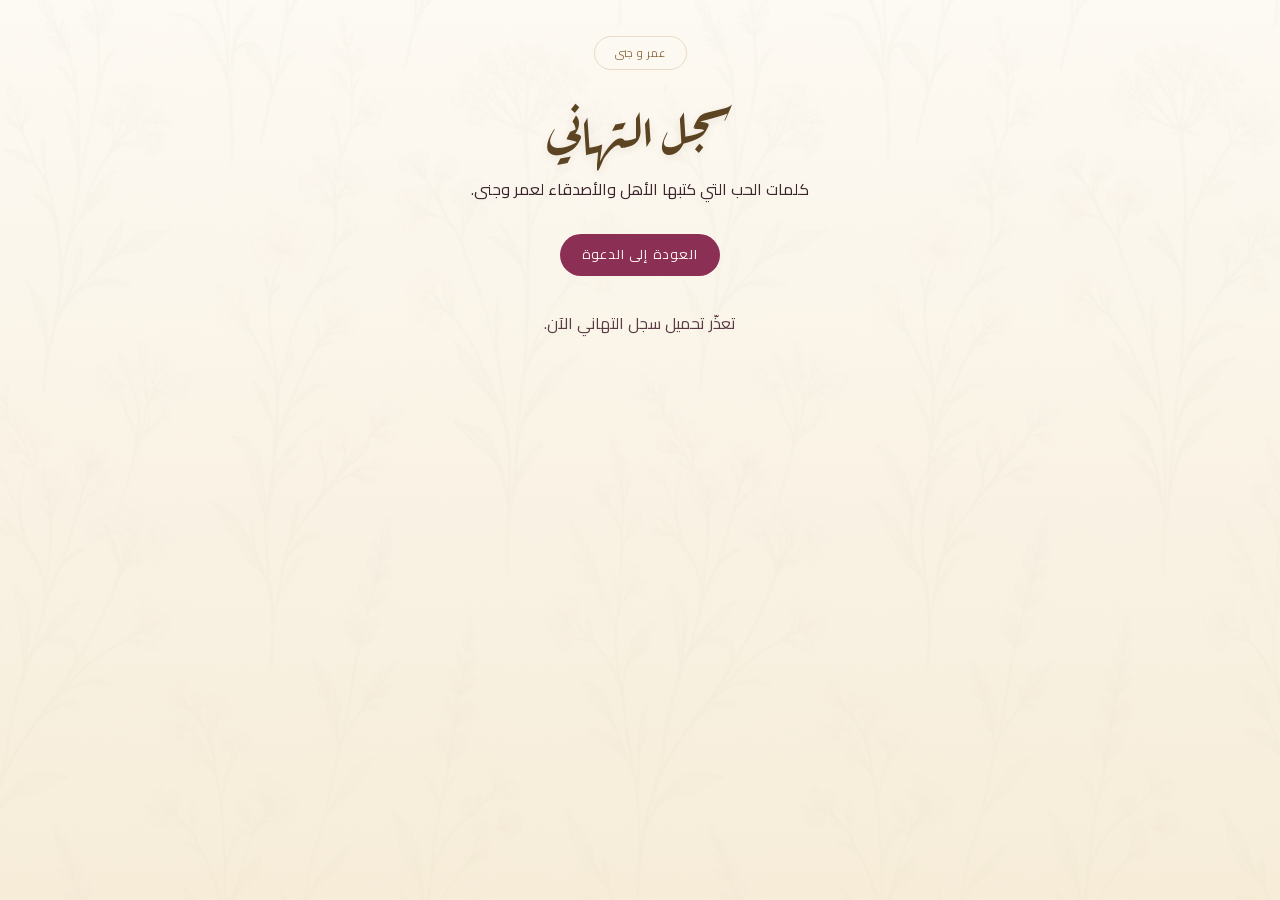
<file: wishes/index.html>
<!DOCTYPE html><html lang="ar" dir="rtl" class="amiri_4f68a141-module__lAkANG__variable aref_ruqaa_d45e7be-module___Eq91W__variable cairo_e3e30531-module___rp5zG__variable cormorant_garamond_4b68bbdf-module__dt2Pva__variable great_vibes_fcf897d4-module__SeP6RG__variable montserrat_96931946-module__zXXnnW__variable antialiased" style="--floral-wallpaper:url(&quot;/invite/floral-wallpaper.png&quot;)"><head><meta charSet="utf-8"/><meta name="viewport" content="width=device-width, initial-scale=1, maximum-scale=5"/><link rel="preload" href="/_next/static/media/01e4147cff8141ee-s.p.3huc2loe0ie8a.woff2" as="font" crossorigin="" type="font/woff2"/><link rel="preload" href="/_next/static/media/05d29f0ed5b0e698-s.p.1mou8v493x-u7.woff2" as="font" crossorigin="" type="font/woff2"/><link rel="preload" href="/_next/static/media/1062333f2bd32cfe-s.p.1u_72eqgml40c.woff2" as="font" crossorigin="" type="font/woff2"/><link rel="preload" href="/_next/static/media/291696193ea1e96b-s.p.1zf0xf1cyi65q.woff2" as="font" crossorigin="" type="font/woff2"/><link rel="preload" href="/_next/static/media/5ae4266cc2887673-s.p.2dauwsk05cgbv.woff2" as="font" crossorigin="" type="font/woff2"/><link rel="preload" href="/_next/static/media/610e555290c4abf9-s.p.2-ung-zkeya_q.woff2" as="font" crossorigin="" type="font/woff2"/><link rel="preload" href="/_next/static/media/648474ecaeaf4c9a-s.p.3bws0utn4kpyc.woff2" as="font" crossorigin="" type="font/woff2"/><link rel="preload" href="/_next/static/media/86edf9f828ca22c4-s.p.2uf6bsah8_4mx.woff2" as="font" crossorigin="" type="font/woff2"/><link rel="preload" href="/_next/static/media/8bd76523131fa0fc-s.p.1pvupmngxrt5z.woff2" as="font" crossorigin="" type="font/woff2"/><link rel="preload" href="/_next/static/media/9ff27b8a0a8f3dc0-s.p.40_3w74kn95bo.woff2" as="font" crossorigin="" type="font/woff2"/><link rel="preload" href="/_next/static/media/d41831e24743a3c1-s.p.08tn9snzkmifr.woff2" as="font" crossorigin="" type="font/woff2"/><link rel="preload" href="/_next/static/media/dda2c5944c1d02d1-s.p.0af27si8jwinc.woff2" as="font" crossorigin="" type="font/woff2"/><link rel="preload" href="/_next/static/media/e8f2fbee2754df70-s.p.1dqa_6e_ad4sj.woff2" as="font" crossorigin="" type="font/woff2"/><link rel="preload" href="/_next/static/media/f48d461c03e0a8ec-s.p.3rqg0w444aekk.woff2" as="font" crossorigin="" type="font/woff2"/><link rel="stylesheet" href="/_next/static/chunks/0zfmo4p41o67d.css" data-precedence="next"/><link rel="preload" as="script" fetchPriority="low" href="/_next/static/chunks/3s6nzrbk-8mnv.js"/><script src="/_next/static/chunks/3450qyhportkm.js" async=""></script><script src="/_next/static/chunks/3kmozkq6tgqnz.js" async=""></script><script src="/_next/static/chunks/2wome6lnndfqk.js" async=""></script><script src="/_next/static/chunks/turbopack-1lz2k-lx9mz2u.js" async=""></script><script src="/_next/static/chunks/0h2qsuyze9ds1.js" async=""></script><script src="/_next/static/chunks/345ic32fjo4e6.js" async=""></script><script src="/_next/static/chunks/0axdrs6tow-4n.js" async=""></script><script src="/_next/static/chunks/1_27rl0d54hyk.js" async=""></script><meta name="theme-color" content="#fdfaf4"/><meta name="color-scheme" content="light"/><title>سجل التهاني | عمر وجنى</title><meta name="description" content="كلمات التهنئة لعمر وجنى بمناسبة الخطوبة."/><meta name="application-name" content="Omar &amp; Jana"/><meta name="author" content="Omar &amp; Jana"/><meta name="keywords" content="خطوبة,عمر,جنى,دعوة"/><meta property="og:title" content="عمر وجنى | دعوة الخطوبة"/><meta property="og:description" content="دعوة لحضور حفل خطوبة عمر وجنى في الثامن من أكتوبر ٢٠٢٦ بنادي نقابة المهندسين، المعادي."/><meta property="og:url" content="https://omarapdelgwad44.github.io/"/><meta property="og:site_name" content="Omar &amp; Jana"/><meta property="og:locale" content="ar_EG"/><meta property="og:image" content="https://omarapdelgwad44.github.io/og-invite.jpg"/><meta property="og:image:type" content="image/jpeg"/><meta property="og:image:width" content="1200"/><meta property="og:image:height" content="630"/><meta property="og:image:alt" content="دعوة خطوبة عمر وجنى — Omar &amp; Jana engagement invitation"/><meta property="og:type" content="website"/><meta name="twitter:card" content="summary_large_image"/><meta name="twitter:title" content="عمر وجنى | دعوة الخطوبة"/><meta name="twitter:description" content="دعوة لحضور حفل خطوبة عمر وجنى في الثامن من أكتوبر ٢٠٢٦ بنادي نقابة المهندسين، المعادي."/><meta name="twitter:image" content="https://omarapdelgwad44.github.io/og-invite.jpg"/><link rel="icon" href="/favicon.ico?favicon.2vob68tjqpejf.ico" sizes="256x256" type="image/x-icon"/><link rel="icon" href="/icon.svg?icon.2aqoa-z7p9yl5.svg" sizes="any" type="image/svg+xml"/><meta name="next-size-adjust" content=""/><script src="/_next/static/chunks/0cz1d0mv5g_q7.js" noModule=""></script></head><body><div hidden=""><!--$--><!--/$--></div><!--$--><main class="wishes-page"><header class="wishes-page__hero"><p class="gold-pill">عمر<!-- --> و <!-- -->جنى</p><h1 class="gold-title">سجل التهاني</h1><p class="sheet__body">كلمات الحب التي كتبها الأهل والأصدقاء لعمر وجنى.</p><a class="maps-btn" href="/">العودة إلى الدعوة</a></header><p class="wishes-page__status">جاري تحميل التهاني…</p></main><!--$--><!--/$--><!--/$--><script src="/_next/static/chunks/3s6nzrbk-8mnv.js" id="_R_" async=""></script><script>(self.__next_f=self.__next_f||[]).push([0])</script><script>self.__next_f.push([1,"1:I[39756,[\"/_next/static/chunks/0h2qsuyze9ds1.js\"],\"LoadingBoundaryProvider\"]\n2:\"$Sreact.fragment\"\n3:I[39756,[\"/_next/static/chunks/0h2qsuyze9ds1.js\"],\"default\"]\n4:I[8821,[\"/_next/static/chunks/0h2qsuyze9ds1.js\",\"/_next/static/chunks/345ic32fjo4e6.js\"],\"default\"]\n5:I[37457,[\"/_next/static/chunks/0h2qsuyze9ds1.js\"],\"default\"]\n6:I[22016,[\"/_next/static/chunks/0h2qsuyze9ds1.js\",\"/_next/static/chunks/0axdrs6tow-4n.js\"],\"\"]\n7:I[93536,[\"/_next/static/chunks/0h2qsuyze9ds1.js\",\"/_next/static/chunks/1_27rl0d54hyk.js\"],\"WishesBoard\"]\n8:I[97367,[\"/_next/static/chunks/0h2qsuyze9ds1.js\"],\"OutletBoundary\"]\n9:\"$Sreact.suspense\"\nc:I[97367,[\"/_next/static/chunks/0h2qsuyze9ds1.js\"],\"ViewportBoundary\"]\ne:I[97367,[\"/_next/static/chunks/0h2qsuyze9ds1.js\"],\"MetadataBoundary\"]\n10:I[68027,[\"/_next/static/chunks/0h2qsuyze9ds1.js\"],\"default\",1]\n:HL[\"/_next/static/chunks/0zfmo4p41o67d.css\",\"style\"]\n:HL[\"/_next/static/media/01e4147cff8141ee-s.p.3huc2loe0ie8a.woff2\",\"font\",{\"crossOrigin\":\"\",\"type\":\"font/woff2\"}]\n:HL[\"/_next/static/media/05d29f0ed5b0e698-s.p.1mou8v493x-u7.woff2\",\"font\",{\"crossOrigin\":\"\",\"type\":\"font/woff2\"}]\n:HL[\"/_next/static/media/1062333f2bd32cfe-s.p.1u_72eqgml40c.woff2\",\"font\",{\"crossOrigin\":\"\",\"type\":\"font/woff2\"}]\n:HL[\"/_next/static/media/291696193ea1e96b-s.p.1zf0xf1cyi65q.woff2\",\"font\",{\"crossOrigin\":\"\",\"type\":\"font/woff2\"}]\n:HL[\"/_next/static/media/5ae4266cc2887673-s.p.2dauwsk05cgbv.woff2\",\"font\",{\"crossOrigin\":\"\",\"type\":\"font/woff2\"}]\n:HL[\"/_next/static/media/610e555290c4abf9-s.p.2-ung-zkeya_q.woff2\",\"font\",{\"crossOrigin\":\"\",\"type\":\"font/woff2\"}]\n:HL[\"/_next/static/media/648474ecaeaf4c9a-s.p.3bws0utn4kpyc.woff2\",\"font\",{\"crossOrigin\":\"\",\"type\":\"font/woff2\"}]\n:HL[\"/_next/static/media/86edf9f828ca22c4-s.p.2uf6bsah8_4mx.woff2\",\"font\",{\"crossOrigin\":\"\",\"type\":\"font/woff2\"}]\n:HL[\"/_next/static/media/8bd76523131fa0fc-s.p.1pvupmngxrt5z.woff2\",\"font\",{\"crossOrigin\":\"\",\"type\":\"font/woff2\"}]\n:HL[\"/_next/static/media/9ff27b8a0a8f3dc0-s.p.40_3w74kn95bo.woff2\",\"font\",{\"crossOrigin\":\"\",\"type\":\"font/woff2\"}]\n:HL[\"/_next/static/media/d41831e24743a3c1-s.p.08tn9snzkmifr.woff2\",\"font\",{\"crossOrigin\":\"\",\"type\":\"font/woff2\"}]\n:HL[\"/_next/static/media/dda2c5944c1d02d1-s.p.0af27si8jwinc.woff2\",\"font\",{\"crossOrigin\":\"\",\"type\":\"font/woff2\"}]\n:HL[\"/_next/static/media/e8f2fbee2754df70-s.p.1dqa_6e_ad4sj.woff2\",\"font\",{\"crossOrigin\":\"\",\"type\":\"font/woff2\"}]\n:HL[\"/_next/static/media/f48d461c03e0a8ec-s.p.3rqg0w444aekk.woff2\",\"font\",{\"crossOrigin\":\"\",\"type\":\"font/woff2\"}]\nb:X\n0:{\"P\":null,\"c\":[\"\",\"wishes\",\"\"],\"q\":\"\",\"i\":false,\"f\":[[[\"\",{\"children\":[\"wishes\",{\"children\":[\"__PAGE__\",{},\"$undefined\",\"$undefined\",4608]},\"$undefined\",\"$undefined\",4608]},\"$undefined\",\"$undefined\",4628],[[\"$\",\"$L1\",null,{\"loading\":[[\"$\",\"div\",\"l\",{\"className\":\"boot-loader\",\"role\":\"status\",\"aria-label\":\"جاري تحميل الدعوة\",\"children\":[\"$\",\"span\",null,{\"className\":\"boot-loader__ring\"}]}],[],null],\"children\":[\"$\",\"$2\",\"c\",{\"children\":[[[\"$\",\"link\",\"0\",{\"rel\":\"stylesheet\",\"href\":\"/_next/static/chunks/0zfmo4p41o67d.css\",\"precedence\":\"next\",\"crossOrigin\":\"$undefined\",\"nonce\":\"$undefined\"}],[\"$\",\"script\",\"script-0\",{\"src\":\"/_next/static/chunks/0h2qsuyze9ds1.js\",\"async\":true,\"nonce\":\"$undefined\"}]],[\"$\",\"html\",null,{\"lang\":\"ar\",\"dir\":\"rtl\",\"className\":\"amiri_4f68a141-module__lAkANG__variable aref_ruqaa_d45e7be-module___Eq91W__variable cairo_e3e30531-module___rp5zG__variable cormorant_garamond_4b68bbdf-module__dt2Pva__variable great_vibes_fcf897d4-module__SeP6RG__variable montserrat_96931946-module__zXXnnW__variable antialiased\",\"style\":{\"--floral-wallpaper\":\"url(\\\"/invite/floral-wallpaper.png\\\")\"},\"children\":[\"$\",\"body\",null,{\"children\":[\"$\",\"$L3\",null,{\"parallelRouterKey\":\"children\",\"error\":\"$4\",\"errorStyles\":[],\"errorScripts\":[[\"$\",\"script\",\"script-0\",{\"src\":\"/_next/static/chunks/345ic32fjo4e6.js\",\"async\":true,\"nonce\":\"$undefined\"}]],\"template\":[\"$\",\"$L5\",null,{}],\"templateStyles\":\"$undefined\",\"templateScripts\":\"$undefined\",\"notFound\":[[\"$\",\"main\",null,{\"className\":\"fallback-invite\",\"children\":[[\"$\",\"h1\",null,{\"children\":[\"عمر\",\" و \",\"جنى\"]}],[\"$\",\"p\",null,{\"children\":\"هذه الصفحة ليست جزءًا من الدعوة.\"}],[\"$\",\"$L6\",null,{\"href\":\"/\",\"className\":\"maps-btn\",\"children\":\"العودة إلى الدعوة\"}]]}],[]],\"forbidden\":\"$undefined\",\"unauthorized\":\"$undefined\"}]}]}]]}]}],{\"children\":[[\"$\",\"$2\",\"c\",{\"children\":[null,[\"$\",\"$L3\",null,{\"parallelRouterKey\":\"children\",\"error\":\"$undefined\",\"errorStyles\":\"$undefined\",\"errorScripts\":\"$undefined\",\"template\":[\"$\",\"$L5\",null,{}],\"templateStyles\":\"$undefined\",\"templateScripts\":\"$undefined\",\"notFound\":\"$undefined\",\"forbidden\":\"$undefined\",\"unauthorized\":\"$undefined\"}]]}],{\"children\":[[\"$\",\"$2\",\"c\",{\"children\":[[\"$\",\"$L7\",null,{}],[[\"$\",\"script\",\"script-0\",{\"src\":\"/_next/static/chunks/1_27rl0d54hyk.js\",\"async\":true,\"nonce\":\"$undefined\"}]],[\"$\",\"$L8\",null,{\"children\":[\"$\",\"$9\",null,{\"name\":\"Next.MetadataOutlet\",\"children\":\"$@a\"}]}]]}],{},null,false,null]},null,false,\"$b\"]},null,false,null],[\"$\",\"$2\",\"h\",{\"children\":[null,[\"$\",\"$Lc\",null,{\"children\":\"$Ld\"}],[\"$\",\"div\",null,{\"hidden\":true,\"children\":[\"$\",\"$Le\",null,{\"children\":[\"$\",\"$9\",null,{\"name\":\"Next.Metadata\",\"children\":\"$Lf\"}]}]}],[\"$\",\"meta\",null,{\"name\":\"next-size-adjust\",\"content\":\"\"}]]}],false]],\"m\":\"$undefined\",\"G\":[\"$10\",[[\"$\",\"link\",\"0\",{\"rel\":\"stylesheet\",\"href\":\"/_next/static/chunks/0zfmo4p41o67d.css\",\"precedence\":\"next\",\"crossOrigin\":\"$undefined\",\"nonce\":\"$undefined\"}]]],\"S\":true,\"h\":null,\"r\":\"$undefined\",\"s\":\"$undefined\",\"a\":\"$undefined\",\"l\":\"$undefined\",\"p\":\"$undefined\",\"d\":\"$undefined\",\"b\":\"NoH47P2XVMHnKVHM4g-5M\"}\nb:C\nd:[[\"$\",\"meta\",\"0\",{\"charSet\":\"utf-8\"}],[\"$\",\"meta\",\"1\",{\"name\":\"viewport\",\"content\":\"width=device-width, initial-scale=1, maximum-scale=5\"}],[\"$\",\"meta\",\"2\",{\"name\":\"theme-color\",\"content\":\"#fdfaf4\"}],[\"$\",\"meta\",\"3\",{\"name\":\"color-scheme\",\"content\":\"light\"}]]\n11:I[27201,[\"/_next/static/chunks/0h2qsuyze9ds1.js\"],\"IconMark\"]\na:null\nf:[[\"$\",\"title\",\"0\",{\"children\":\"سجل التهاني | عمر وجنى\"}],[\"$\",\"meta\",\"1\",{\"name\":\"description\",\"content\":\"كلمات التهنئة لعمر وجنى بمناسبة الخطوبة.\"}],[\"$\",\"meta\",\"2\",{\"name\":\"application-name\",\"content\":\"Omar \u0026 Jana\"}],[\"$\",\"meta\",\"3\",{\"name\":\"author\",\"content\":\"Omar \u0026 Jana\"}],[\"$\",\"meta\",\"4\",{\"name\":\"keywords\",\"content\":\"خطوبة,عمر,جنى,دعوة\"}],[\"$\",\"meta\",\"5\",{\"property\":\"og:title\",\"content\":\"عمر وجنى | دعوة الخطوبة\"}],[\"$\",\"meta\",\"6\",{\"property\":\"og:description\",\"content\":\"دعوة لحضور حفل خطوبة عمر وجنى في الثامن من أكتوبر ٢٠٢٦ بنادي نقابة المهندسين، المعادي.\"}],[\"$\",\"meta\",\"7\",{\"property\":\"og:url\",\"content\":\"https://omarapdelgwad44.github.io/\"}],[\"$\",\"meta\",\"8\",{\"property\":\"og:site_name\",\"content\":\"Omar \u0026 Jana\"}],[\"$\",\"meta\",\"9\",{\"property\":\"og:locale\",\"content\":\"ar_EG\"}],[\"$\",\"meta\",\"10\",{\"property\":\"og:image\",\"content\":\"https://omarapdelgwad44.github.io/og-invite.jpg\"}],[\"$\",\"meta\",\"11\",{\"property\":\"og:image:type\",\"content\":\"image/jpeg\"}],[\"$\",\"meta\",\"12\",{\"property\":\"og:image:width\",\"content\":\"1200\"}],[\"$\",\"meta\",\"13\",{\"property\":\"og:image:height\",\"content\":\"630\"}],[\"$\",\"meta\",\"14\",{\"property\":\"og:image:alt\",\"content\":\"دعوة خطوبة عمر وجنى — Omar \u0026 Jana engagement invitation\"}],[\"$\",\"meta\",\"15\",{\"property\":\"og:type\",\"content\":\"website\"}],[\"$\",\"meta\",\"16\",{\"name\":\"twitter:card\",\"content\":\"summary_large_image\"}],[\"$\",\"meta\",\"17\",{\"name\":\"twitter:title\",\"content\":\"عمر وجنى | دعوة الخطوبة\"}],[\"$\",\"meta\",\"18\",{\"name\":\"twitter:description\",\"content\":\"دعوة لحضور حفل خطوبة عمر وجنى في الثامن من أكتوبر ٢٠٢٦ بنادي نقابة المهندسين، المعادي.\"}],[\"$\",\"meta\",\"19\",{\"name\":\"twitter:image\",\"content\":\"https://omarapdelgwad44.github.io/og-invite.jpg\"}],[\"$\",\"link\",\"20\",{\"rel\":\"icon\",\"href\":\"/favicon.ico?favicon.2vob68tjqpejf.ico\",\"sizes\":\"256x256\",\"type\":\"image/x-icon\"}],[\"$\",\"link\",\"21\",{\"rel\":\"icon\",\"href\":\"/icon.svg?icon.2aqoa-z7p9yl5.svg\",\"sizes\":\"any\",\"type\":\"image/svg+xml\"}],[\"$\",\"$L11\",\"22\",{}]]\n"])</script></body></html>
</file>
<file: _next/static/chunks/0zfmo4p41o67d.css>
@font-face{font-family:Amiri;font-style:normal;font-weight:400;font-display:swap;src:url(../media/05d29f0ed5b0e698-s.p.1mou8v493x-u7.woff2)format("woff2");unicode-range:U+6??,U+750-77F,U+870-88E,U+890-891,U+897-8E1,U+8E3-8FF,U+200C-200E,U+2010-2011,U+204F,U+2E41,U+FB50-FDFF,U+FE70-FE74,U+FE76-FEFC,U+102E0-102FB,U+10E60-10E7E,U+10EC2-10EC4,U+10EFC-10EFF,U+1EE00-1EE03,U+1EE05-1EE1F,U+1EE21-1EE22,U+1EE24,U+1EE27,U+1EE29-1EE32,U+1EE34-1EE37,U+1EE39,U+1EE3B,U+1EE42,U+1EE47,U+1EE49,U+1EE4B,U+1EE4D-1EE4F,U+1EE51-1EE52,U+1EE54,U+1EE57,U+1EE59,U+1EE5B,U+1EE5D,U+1EE5F,U+1EE61-1EE62,U+1EE64,U+1EE67-1EE6A,U+1EE6C-1EE72,U+1EE74-1EE77,U+1EE79-1EE7C,U+1EE7E,U+1EE80-1EE89,U+1EE8B-1EE9B,U+1EEA1-1EEA3,U+1EEA5-1EEA9,U+1EEAB-1EEBB,U+1EEF0-1EEF1}@font-face{font-family:Amiri;font-style:normal;font-weight:400;font-display:swap;src:url(../media/d48a75a69535be63-s.2otm1xqa4lz8q.woff2)format("woff2");unicode-range:U+100-2BA,U+2BD-2C5,U+2C7-2CC,U+2CE-2D7,U+2DD-2FF,U+304,U+308,U+329,U+1D00-1DBF,U+1E00-1E9F,U+1EF2-1EFF,U+2020,U+20A0-20AB,U+20AD-20C0,U+2113,U+2C60-2C7F,U+A720-A7FF}@font-face{font-family:Amiri;font-style:normal;font-weight:400;font-display:swap;src:url(../media/648474ecaeaf4c9a-s.p.3bws0utn4kpyc.woff2)format("woff2");unicode-range:U+??,U+131,U+152-153,U+2BB-2BC,U+2C6,U+2DA,U+2DC,U+304,U+308,U+329,U+2000-206F,U+20AC,U+2122,U+2191,U+2193,U+2212,U+2215,U+FEFF,U+FFFD}@font-face{font-family:Amiri;font-style:normal;font-weight:700;font-display:swap;src:url(../media/291696193ea1e96b-s.p.1zf0xf1cyi65q.woff2)format("woff2");unicode-range:U+6??,U+750-77F,U+870-88E,U+890-891,U+897-8E1,U+8E3-8FF,U+200C-200E,U+2010-2011,U+204F,U+2E41,U+FB50-FDFF,U+FE70-FE74,U+FE76-FEFC,U+102E0-102FB,U+10E60-10E7E,U+10EC2-10EC4,U+10EFC-10EFF,U+1EE00-1EE03,U+1EE05-1EE1F,U+1EE21-1EE22,U+1EE24,U+1EE27,U+1EE29-1EE32,U+1EE34-1EE37,U+1EE39,U+1EE3B,U+1EE42,U+1EE47,U+1EE49,U+1EE4B,U+1EE4D-1EE4F,U+1EE51-1EE52,U+1EE54,U+1EE57,U+1EE59,U+1EE5B,U+1EE5D,U+1EE5F,U+1EE61-1EE62,U+1EE64,U+1EE67-1EE6A,U+1EE6C-1EE72,U+1EE74-1EE77,U+1EE79-1EE7C,U+1EE7E,U+1EE80-1EE89,U+1EE8B-1EE9B,U+1EEA1-1EEA3,U+1EEA5-1EEA9,U+1EEAB-1EEBB,U+1EEF0-1EEF1}@font-face{font-family:Amiri;font-style:normal;font-weight:700;font-display:swap;src:url(../media/966a9c3087fc8ac2-s.17y8b371423uo.woff2)format("woff2");unicode-range:U+100-2BA,U+2BD-2C5,U+2C7-2CC,U+2CE-2D7,U+2DD-2FF,U+304,U+308,U+329,U+1D00-1DBF,U+1E00-1E9F,U+1EF2-1EFF,U+2020,U+20A0-20AB,U+20AD-20C0,U+2113,U+2C60-2C7F,U+A720-A7FF}@font-face{font-family:Amiri;font-style:normal;font-weight:700;font-display:swap;src:url(../media/1062333f2bd32cfe-s.p.1u_72eqgml40c.woff2)format("woff2");unicode-range:U+??,U+131,U+152-153,U+2BB-2BC,U+2C6,U+2DA,U+2DC,U+304,U+308,U+329,U+2000-206F,U+20AC,U+2122,U+2191,U+2193,U+2212,U+2215,U+FEFF,U+FFFD}@font-face{font-family:Amiri Fallback;src:local(Times New Roman);ascent-override:112.47%;descent-override:63.44%;line-gap-override:0.0%;size-adjust:99.94%}.amiri_4f68a141-module__lAkANG__className{font-family:Amiri,Amiri Fallback;font-style:normal}.amiri_4f68a141-module__lAkANG__variable{--font-amiri:"Amiri", "Amiri Fallback"}
@font-face{font-family:Aref Ruqaa;font-style:normal;font-weight:400;font-display:swap;src:url(../media/dda2c5944c1d02d1-s.p.0af27si8jwinc.woff2)format("woff2");unicode-range:U+6??,U+750-77F,U+870-88E,U+890-891,U+897-8E1,U+8E3-8FF,U+200C-200E,U+2010-2011,U+204F,U+2E41,U+FB50-FDFF,U+FE70-FE74,U+FE76-FEFC,U+102E0-102FB,U+10E60-10E7E,U+10EC2-10EC4,U+10EFC-10EFF,U+1EE00-1EE03,U+1EE05-1EE1F,U+1EE21-1EE22,U+1EE24,U+1EE27,U+1EE29-1EE32,U+1EE34-1EE37,U+1EE39,U+1EE3B,U+1EE42,U+1EE47,U+1EE49,U+1EE4B,U+1EE4D-1EE4F,U+1EE51-1EE52,U+1EE54,U+1EE57,U+1EE59,U+1EE5B,U+1EE5D,U+1EE5F,U+1EE61-1EE62,U+1EE64,U+1EE67-1EE6A,U+1EE6C-1EE72,U+1EE74-1EE77,U+1EE79-1EE7C,U+1EE7E,U+1EE80-1EE89,U+1EE8B-1EE9B,U+1EEA1-1EEA3,U+1EEA5-1EEA9,U+1EEAB-1EEBB,U+1EEF0-1EEF1}@font-face{font-family:Aref Ruqaa;font-style:normal;font-weight:400;font-display:swap;src:url(../media/e8ba957d662877bf-s.1mprr7kby5oqm.woff2)format("woff2");unicode-range:U+100-2BA,U+2BD-2C5,U+2C7-2CC,U+2CE-2D7,U+2DD-2FF,U+304,U+308,U+329,U+1D00-1DBF,U+1E00-1E9F,U+1EF2-1EFF,U+2020,U+20A0-20AB,U+20AD-20C0,U+2113,U+2C60-2C7F,U+A720-A7FF}@font-face{font-family:Aref Ruqaa;font-style:normal;font-weight:400;font-display:swap;src:url(../media/5ae4266cc2887673-s.p.2dauwsk05cgbv.woff2)format("woff2");unicode-range:U+??,U+131,U+152-153,U+2BB-2BC,U+2C6,U+2DA,U+2DC,U+304,U+308,U+329,U+2000-206F,U+20AC,U+2122,U+2191,U+2193,U+2212,U+2215,U+FEFF,U+FFFD}@font-face{font-family:Aref Ruqaa;font-style:normal;font-weight:700;font-display:swap;src:url(../media/610e555290c4abf9-s.p.2-ung-zkeya_q.woff2)format("woff2");unicode-range:U+6??,U+750-77F,U+870-88E,U+890-891,U+897-8E1,U+8E3-8FF,U+200C-200E,U+2010-2011,U+204F,U+2E41,U+FB50-FDFF,U+FE70-FE74,U+FE76-FEFC,U+102E0-102FB,U+10E60-10E7E,U+10EC2-10EC4,U+10EFC-10EFF,U+1EE00-1EE03,U+1EE05-1EE1F,U+1EE21-1EE22,U+1EE24,U+1EE27,U+1EE29-1EE32,U+1EE34-1EE37,U+1EE39,U+1EE3B,U+1EE42,U+1EE47,U+1EE49,U+1EE4B,U+1EE4D-1EE4F,U+1EE51-1EE52,U+1EE54,U+1EE57,U+1EE59,U+1EE5B,U+1EE5D,U+1EE5F,U+1EE61-1EE62,U+1EE64,U+1EE67-1EE6A,U+1EE6C-1EE72,U+1EE74-1EE77,U+1EE79-1EE7C,U+1EE7E,U+1EE80-1EE89,U+1EE8B-1EE9B,U+1EEA1-1EEA3,U+1EEA5-1EEA9,U+1EEAB-1EEBB,U+1EEF0-1EEF1}@font-face{font-family:Aref Ruqaa;font-style:normal;font-weight:700;font-display:swap;src:url(../media/cb9f40b539e4eb17-s.3csrcw6h5joon.woff2)format("woff2");unicode-range:U+100-2BA,U+2BD-2C5,U+2C7-2CC,U+2CE-2D7,U+2DD-2FF,U+304,U+308,U+329,U+1D00-1DBF,U+1E00-1E9F,U+1EF2-1EFF,U+2020,U+20A0-20AB,U+20AD-20C0,U+2113,U+2C60-2C7F,U+A720-A7FF}@font-face{font-family:Aref Ruqaa;font-style:normal;font-weight:700;font-display:swap;src:url(../media/86edf9f828ca22c4-s.p.2uf6bsah8_4mx.woff2)format("woff2");unicode-range:U+??,U+131,U+152-153,U+2BB-2BC,U+2C6,U+2DA,U+2DC,U+304,U+308,U+329,U+2000-206F,U+20AC,U+2122,U+2191,U+2193,U+2212,U+2215,U+FEFF,U+FFFD}@font-face{font-family:Aref Ruqaa Fallback;src:local(Times New Roman);ascent-override:114.29%;descent-override:22.84%;line-gap-override:9.17%;size-adjust:106.83%}.aref_ruqaa_d45e7be-module___Eq91W__className{font-family:Aref Ruqaa,Aref Ruqaa Fallback;font-style:normal}.aref_ruqaa_d45e7be-module___Eq91W__variable{--font-ruqaa:"Aref Ruqaa", "Aref Ruqaa Fallback"}
@font-face{font-family:Montserrat;font-style:normal;font-weight:400;font-display:swap;src:url(../media/8298327da6d5bcce-s.3q4n78m6muld7.woff2)format("woff2");unicode-range:U+460-52F,U+1C80-1C8A,U+20B4,U+2DE0-2DFF,U+A640-A69F,U+FE2E-FE2F}@font-face{font-family:Montserrat;font-style:normal;font-weight:400;font-display:swap;src:url(../media/44fac91e6f2d2b1b-s.1d_6dtvtn9g3_.woff2)format("woff2");unicode-range:U+301,U+400-45F,U+490-491,U+4B0-4B1,U+2116}@font-face{font-family:Montserrat;font-style:normal;font-weight:400;font-display:swap;src:url(../media/2b402d8aebffd579-s.16nfeub7ja6ze.woff2)format("woff2");unicode-range:U+102-103,U+110-111,U+128-129,U+168-169,U+1A0-1A1,U+1AF-1B0,U+300-301,U+303-304,U+308-309,U+323,U+329,U+1EA0-1EF9,U+20AB}@font-face{font-family:Montserrat;font-style:normal;font-weight:400;font-display:swap;src:url(../media/a88409fdd7dc121c-s.1mvr14jy3vxq7.woff2)format("woff2");unicode-range:U+100-2BA,U+2BD-2C5,U+2C7-2CC,U+2CE-2D7,U+2DD-2FF,U+304,U+308,U+329,U+1D00-1DBF,U+1E00-1E9F,U+1EF2-1EFF,U+2020,U+20A0-20AB,U+20AD-20C0,U+2113,U+2C60-2C7F,U+A720-A7FF}@font-face{font-family:Montserrat;font-style:normal;font-weight:400;font-display:swap;src:url(../media/e8f2fbee2754df70-s.p.1dqa_6e_ad4sj.woff2)format("woff2");unicode-range:U+??,U+131,U+152-153,U+2BB-2BC,U+2C6,U+2DA,U+2DC,U+304,U+308,U+329,U+2000-206F,U+20AC,U+2122,U+2191,U+2193,U+2212,U+2215,U+FEFF,U+FFFD}@font-face{font-family:Montserrat;font-style:normal;font-weight:500;font-display:swap;src:url(../media/8298327da6d5bcce-s.3q4n78m6muld7.woff2)format("woff2");unicode-range:U+460-52F,U+1C80-1C8A,U+20B4,U+2DE0-2DFF,U+A640-A69F,U+FE2E-FE2F}@font-face{font-family:Montserrat;font-style:normal;font-weight:500;font-display:swap;src:url(../media/44fac91e6f2d2b1b-s.1d_6dtvtn9g3_.woff2)format("woff2");unicode-range:U+301,U+400-45F,U+490-491,U+4B0-4B1,U+2116}@font-face{font-family:Montserrat;font-style:normal;font-weight:500;font-display:swap;src:url(../media/2b402d8aebffd579-s.16nfeub7ja6ze.woff2)format("woff2");unicode-range:U+102-103,U+110-111,U+128-129,U+168-169,U+1A0-1A1,U+1AF-1B0,U+300-301,U+303-304,U+308-309,U+323,U+329,U+1EA0-1EF9,U+20AB}@font-face{font-family:Montserrat;font-style:normal;font-weight:500;font-display:swap;src:url(../media/a88409fdd7dc121c-s.1mvr14jy3vxq7.woff2)format("woff2");unicode-range:U+100-2BA,U+2BD-2C5,U+2C7-2CC,U+2CE-2D7,U+2DD-2FF,U+304,U+308,U+329,U+1D00-1DBF,U+1E00-1E9F,U+1EF2-1EFF,U+2020,U+20A0-20AB,U+20AD-20C0,U+2113,U+2C60-2C7F,U+A720-A7FF}@font-face{font-family:Montserrat;font-style:normal;font-weight:500;font-display:swap;src:url(../media/e8f2fbee2754df70-s.p.1dqa_6e_ad4sj.woff2)format("woff2");unicode-range:U+??,U+131,U+152-153,U+2BB-2BC,U+2C6,U+2DA,U+2DC,U+304,U+308,U+329,U+2000-206F,U+20AC,U+2122,U+2191,U+2193,U+2212,U+2215,U+FEFF,U+FFFD}@font-face{font-family:Montserrat;font-style:normal;font-weight:600;font-display:swap;src:url(../media/8298327da6d5bcce-s.3q4n78m6muld7.woff2)format("woff2");unicode-range:U+460-52F,U+1C80-1C8A,U+20B4,U+2DE0-2DFF,U+A640-A69F,U+FE2E-FE2F}@font-face{font-family:Montserrat;font-style:normal;font-weight:600;font-display:swap;src:url(../media/44fac91e6f2d2b1b-s.1d_6dtvtn9g3_.woff2)format("woff2");unicode-range:U+301,U+400-45F,U+490-491,U+4B0-4B1,U+2116}@font-face{font-family:Montserrat;font-style:normal;font-weight:600;font-display:swap;src:url(../media/2b402d8aebffd579-s.16nfeub7ja6ze.woff2)format("woff2");unicode-range:U+102-103,U+110-111,U+128-129,U+168-169,U+1A0-1A1,U+1AF-1B0,U+300-301,U+303-304,U+308-309,U+323,U+329,U+1EA0-1EF9,U+20AB}@font-face{font-family:Montserrat;font-style:normal;font-weight:600;font-display:swap;src:url(../media/a88409fdd7dc121c-s.1mvr14jy3vxq7.woff2)format("woff2");unicode-range:U+100-2BA,U+2BD-2C5,U+2C7-2CC,U+2CE-2D7,U+2DD-2FF,U+304,U+308,U+329,U+1D00-1DBF,U+1E00-1E9F,U+1EF2-1EFF,U+2020,U+20A0-20AB,U+20AD-20C0,U+2113,U+2C60-2C7F,U+A720-A7FF}@font-face{font-family:Montserrat;font-style:normal;font-weight:600;font-display:swap;src:url(../media/e8f2fbee2754df70-s.p.1dqa_6e_ad4sj.woff2)format("woff2");unicode-range:U+??,U+131,U+152-153,U+2BB-2BC,U+2C6,U+2DA,U+2DC,U+304,U+308,U+329,U+2000-206F,U+20AC,U+2122,U+2191,U+2193,U+2212,U+2215,U+FEFF,U+FFFD}@font-face{font-family:Montserrat Fallback;src:local(Arial);ascent-override:85.79%;descent-override:22.25%;line-gap-override:0.0%;size-adjust:112.83%}.montserrat_96931946-module__zXXnnW__className{font-family:Montserrat,Montserrat Fallback;font-style:normal}.montserrat_96931946-module__zXXnnW__variable{--font-label:"Montserrat", "Montserrat Fallback"}
@font-face{font-family:Cairo;font-style:normal;font-weight:300;font-display:swap;src:url(../media/9ff27b8a0a8f3dc0-s.p.40_3w74kn95bo.woff2)format("woff2");unicode-range:U+6??,U+750-77F,U+870-88E,U+890-891,U+897-8E1,U+8E3-8FF,U+200C-200E,U+2010-2011,U+204F,U+2E41,U+FB50-FDFF,U+FE70-FE74,U+FE76-FEFC,U+102E0-102FB,U+10E60-10E7E,U+10EC2-10EC4,U+10EFC-10EFF,U+1EE00-1EE03,U+1EE05-1EE1F,U+1EE21-1EE22,U+1EE24,U+1EE27,U+1EE29-1EE32,U+1EE34-1EE37,U+1EE39,U+1EE3B,U+1EE42,U+1EE47,U+1EE49,U+1EE4B,U+1EE4D-1EE4F,U+1EE51-1EE52,U+1EE54,U+1EE57,U+1EE59,U+1EE5B,U+1EE5D,U+1EE5F,U+1EE61-1EE62,U+1EE64,U+1EE67-1EE6A,U+1EE6C-1EE72,U+1EE74-1EE77,U+1EE79-1EE7C,U+1EE7E,U+1EE80-1EE89,U+1EE8B-1EE9B,U+1EEA1-1EEA3,U+1EEA5-1EEA9,U+1EEAB-1EEBB,U+1EEF0-1EEF1}@font-face{font-family:Cairo;font-style:normal;font-weight:300;font-display:swap;src:url(../media/a5b03b231ce290a0-s.0nlsxckj73qpt.woff2)format("woff2");unicode-range:U+100-2BA,U+2BD-2C5,U+2C7-2CC,U+2CE-2D7,U+2DD-2FF,U+304,U+308,U+329,U+1D00-1DBF,U+1E00-1E9F,U+1EF2-1EFF,U+2020,U+20A0-20AB,U+20AD-20C0,U+2113,U+2C60-2C7F,U+A720-A7FF}@font-face{font-family:Cairo;font-style:normal;font-weight:300;font-display:swap;src:url(../media/d41831e24743a3c1-s.p.08tn9snzkmifr.woff2)format("woff2");unicode-range:U+??,U+131,U+152-153,U+2BB-2BC,U+2C6,U+2DA,U+2DC,U+304,U+308,U+329,U+2000-206F,U+20AC,U+2122,U+2191,U+2193,U+2212,U+2215,U+FEFF,U+FFFD}@font-face{font-family:Cairo;font-style:normal;font-weight:400;font-display:swap;src:url(../media/9ff27b8a0a8f3dc0-s.p.40_3w74kn95bo.woff2)format("woff2");unicode-range:U+6??,U+750-77F,U+870-88E,U+890-891,U+897-8E1,U+8E3-8FF,U+200C-200E,U+2010-2011,U+204F,U+2E41,U+FB50-FDFF,U+FE70-FE74,U+FE76-FEFC,U+102E0-102FB,U+10E60-10E7E,U+10EC2-10EC4,U+10EFC-10EFF,U+1EE00-1EE03,U+1EE05-1EE1F,U+1EE21-1EE22,U+1EE24,U+1EE27,U+1EE29-1EE32,U+1EE34-1EE37,U+1EE39,U+1EE3B,U+1EE42,U+1EE47,U+1EE49,U+1EE4B,U+1EE4D-1EE4F,U+1EE51-1EE52,U+1EE54,U+1EE57,U+1EE59,U+1EE5B,U+1EE5D,U+1EE5F,U+1EE61-1EE62,U+1EE64,U+1EE67-1EE6A,U+1EE6C-1EE72,U+1EE74-1EE77,U+1EE79-1EE7C,U+1EE7E,U+1EE80-1EE89,U+1EE8B-1EE9B,U+1EEA1-1EEA3,U+1EEA5-1EEA9,U+1EEAB-1EEBB,U+1EEF0-1EEF1}@font-face{font-family:Cairo;font-style:normal;font-weight:400;font-display:swap;src:url(../media/a5b03b231ce290a0-s.0nlsxckj73qpt.woff2)format("woff2");unicode-range:U+100-2BA,U+2BD-2C5,U+2C7-2CC,U+2CE-2D7,U+2DD-2FF,U+304,U+308,U+329,U+1D00-1DBF,U+1E00-1E9F,U+1EF2-1EFF,U+2020,U+20A0-20AB,U+20AD-20C0,U+2113,U+2C60-2C7F,U+A720-A7FF}@font-face{font-family:Cairo;font-style:normal;font-weight:400;font-display:swap;src:url(../media/d41831e24743a3c1-s.p.08tn9snzkmifr.woff2)format("woff2");unicode-range:U+??,U+131,U+152-153,U+2BB-2BC,U+2C6,U+2DA,U+2DC,U+304,U+308,U+329,U+2000-206F,U+20AC,U+2122,U+2191,U+2193,U+2212,U+2215,U+FEFF,U+FFFD}@font-face{font-family:Cairo;font-style:normal;font-weight:600;font-display:swap;src:url(../media/9ff27b8a0a8f3dc0-s.p.40_3w74kn95bo.woff2)format("woff2");unicode-range:U+6??,U+750-77F,U+870-88E,U+890-891,U+897-8E1,U+8E3-8FF,U+200C-200E,U+2010-2011,U+204F,U+2E41,U+FB50-FDFF,U+FE70-FE74,U+FE76-FEFC,U+102E0-102FB,U+10E60-10E7E,U+10EC2-10EC4,U+10EFC-10EFF,U+1EE00-1EE03,U+1EE05-1EE1F,U+1EE21-1EE22,U+1EE24,U+1EE27,U+1EE29-1EE32,U+1EE34-1EE37,U+1EE39,U+1EE3B,U+1EE42,U+1EE47,U+1EE49,U+1EE4B,U+1EE4D-1EE4F,U+1EE51-1EE52,U+1EE54,U+1EE57,U+1EE59,U+1EE5B,U+1EE5D,U+1EE5F,U+1EE61-1EE62,U+1EE64,U+1EE67-1EE6A,U+1EE6C-1EE72,U+1EE74-1EE77,U+1EE79-1EE7C,U+1EE7E,U+1EE80-1EE89,U+1EE8B-1EE9B,U+1EEA1-1EEA3,U+1EEA5-1EEA9,U+1EEAB-1EEBB,U+1EEF0-1EEF1}@font-face{font-family:Cairo;font-style:normal;font-weight:600;font-display:swap;src:url(../media/a5b03b231ce290a0-s.0nlsxckj73qpt.woff2)format("woff2");unicode-range:U+100-2BA,U+2BD-2C5,U+2C7-2CC,U+2CE-2D7,U+2DD-2FF,U+304,U+308,U+329,U+1D00-1DBF,U+1E00-1E9F,U+1EF2-1EFF,U+2020,U+20A0-20AB,U+20AD-20C0,U+2113,U+2C60-2C7F,U+A720-A7FF}@font-face{font-family:Cairo;font-style:normal;font-weight:600;font-display:swap;src:url(../media/d41831e24743a3c1-s.p.08tn9snzkmifr.woff2)format("woff2");unicode-range:U+??,U+131,U+152-153,U+2BB-2BC,U+2C6,U+2DA,U+2DC,U+304,U+308,U+329,U+2000-206F,U+20AC,U+2122,U+2191,U+2193,U+2212,U+2215,U+FEFF,U+FFFD}@font-face{font-family:Cairo;font-style:normal;font-weight:700;font-display:swap;src:url(../media/9ff27b8a0a8f3dc0-s.p.40_3w74kn95bo.woff2)format("woff2");unicode-range:U+6??,U+750-77F,U+870-88E,U+890-891,U+897-8E1,U+8E3-8FF,U+200C-200E,U+2010-2011,U+204F,U+2E41,U+FB50-FDFF,U+FE70-FE74,U+FE76-FEFC,U+102E0-102FB,U+10E60-10E7E,U+10EC2-10EC4,U+10EFC-10EFF,U+1EE00-1EE03,U+1EE05-1EE1F,U+1EE21-1EE22,U+1EE24,U+1EE27,U+1EE29-1EE32,U+1EE34-1EE37,U+1EE39,U+1EE3B,U+1EE42,U+1EE47,U+1EE49,U+1EE4B,U+1EE4D-1EE4F,U+1EE51-1EE52,U+1EE54,U+1EE57,U+1EE59,U+1EE5B,U+1EE5D,U+1EE5F,U+1EE61-1EE62,U+1EE64,U+1EE67-1EE6A,U+1EE6C-1EE72,U+1EE74-1EE77,U+1EE79-1EE7C,U+1EE7E,U+1EE80-1EE89,U+1EE8B-1EE9B,U+1EEA1-1EEA3,U+1EEA5-1EEA9,U+1EEAB-1EEBB,U+1EEF0-1EEF1}@font-face{font-family:Cairo;font-style:normal;font-weight:700;font-display:swap;src:url(../media/a5b03b231ce290a0-s.0nlsxckj73qpt.woff2)format("woff2");unicode-range:U+100-2BA,U+2BD-2C5,U+2C7-2CC,U+2CE-2D7,U+2DD-2FF,U+304,U+308,U+329,U+1D00-1DBF,U+1E00-1E9F,U+1EF2-1EFF,U+2020,U+20A0-20AB,U+20AD-20C0,U+2113,U+2C60-2C7F,U+A720-A7FF}@font-face{font-family:Cairo;font-style:normal;font-weight:700;font-display:swap;src:url(../media/d41831e24743a3c1-s.p.08tn9snzkmifr.woff2)format("woff2");unicode-range:U+??,U+131,U+152-153,U+2BB-2BC,U+2C6,U+2DA,U+2DC,U+304,U+308,U+329,U+2000-206F,U+20AC,U+2122,U+2191,U+2193,U+2212,U+2215,U+FEFF,U+FFFD}@font-face{font-family:Cairo Fallback;src:local(Arial);ascent-override:137.65%;descent-override:60.32%;line-gap-override:0.0%;size-adjust:94.66%}.cairo_e3e30531-module___rp5zG__className{font-family:Cairo,Cairo Fallback;font-style:normal}.cairo_e3e30531-module___rp5zG__variable{--font-cairo:"Cairo", "Cairo Fallback"}
@font-face{font-family:Cormorant Garamond;font-style:italic;font-weight:400;font-display:swap;src:url(../media/d8cddd76dbfeaef0-s.1mblz1wog092a.woff2)format("woff2");unicode-range:U+460-52F,U+1C80-1C8A,U+20B4,U+2DE0-2DFF,U+A640-A69F,U+FE2E-FE2F}@font-face{font-family:Cormorant Garamond;font-style:italic;font-weight:400;font-display:swap;src:url(../media/591574edbe85c69b-s.2cu8l7zf4s4ec.woff2)format("woff2");unicode-range:U+301,U+400-45F,U+490-491,U+4B0-4B1,U+2116}@font-face{font-family:Cormorant Garamond;font-style:italic;font-weight:400;font-display:swap;src:url(../media/acf349172f10b359-s.0gv8q2vqi14yg.woff2)format("woff2");unicode-range:U+102-103,U+110-111,U+128-129,U+168-169,U+1A0-1A1,U+1AF-1B0,U+300-301,U+303-304,U+308-309,U+323,U+329,U+1EA0-1EF9,U+20AB}@font-face{font-family:Cormorant Garamond;font-style:italic;font-weight:400;font-display:swap;src:url(../media/0926c12c4384550f-s.1-qpv3jvnkkyl.woff2)format("woff2");unicode-range:U+100-2BA,U+2BD-2C5,U+2C7-2CC,U+2CE-2D7,U+2DD-2FF,U+304,U+308,U+329,U+1D00-1DBF,U+1E00-1E9F,U+1EF2-1EFF,U+2020,U+20A0-20AB,U+20AD-20C0,U+2113,U+2C60-2C7F,U+A720-A7FF}@font-face{font-family:Cormorant Garamond;font-style:italic;font-weight:400;font-display:swap;src:url(../media/8bd76523131fa0fc-s.p.1pvupmngxrt5z.woff2)format("woff2");unicode-range:U+??,U+131,U+152-153,U+2BB-2BC,U+2C6,U+2DA,U+2DC,U+304,U+308,U+329,U+2000-206F,U+20AC,U+2122,U+2191,U+2193,U+2212,U+2215,U+FEFF,U+FFFD}@font-face{font-family:Cormorant Garamond;font-style:italic;font-weight:500;font-display:swap;src:url(../media/d8cddd76dbfeaef0-s.1mblz1wog092a.woff2)format("woff2");unicode-range:U+460-52F,U+1C80-1C8A,U+20B4,U+2DE0-2DFF,U+A640-A69F,U+FE2E-FE2F}@font-face{font-family:Cormorant Garamond;font-style:italic;font-weight:500;font-display:swap;src:url(../media/591574edbe85c69b-s.2cu8l7zf4s4ec.woff2)format("woff2");unicode-range:U+301,U+400-45F,U+490-491,U+4B0-4B1,U+2116}@font-face{font-family:Cormorant Garamond;font-style:italic;font-weight:500;font-display:swap;src:url(../media/acf349172f10b359-s.0gv8q2vqi14yg.woff2)format("woff2");unicode-range:U+102-103,U+110-111,U+128-129,U+168-169,U+1A0-1A1,U+1AF-1B0,U+300-301,U+303-304,U+308-309,U+323,U+329,U+1EA0-1EF9,U+20AB}@font-face{font-family:Cormorant Garamond;font-style:italic;font-weight:500;font-display:swap;src:url(../media/0926c12c4384550f-s.1-qpv3jvnkkyl.woff2)format("woff2");unicode-range:U+100-2BA,U+2BD-2C5,U+2C7-2CC,U+2CE-2D7,U+2DD-2FF,U+304,U+308,U+329,U+1D00-1DBF,U+1E00-1E9F,U+1EF2-1EFF,U+2020,U+20A0-20AB,U+20AD-20C0,U+2113,U+2C60-2C7F,U+A720-A7FF}@font-face{font-family:Cormorant Garamond;font-style:italic;font-weight:500;font-display:swap;src:url(../media/8bd76523131fa0fc-s.p.1pvupmngxrt5z.woff2)format("woff2");unicode-range:U+??,U+131,U+152-153,U+2BB-2BC,U+2C6,U+2DA,U+2DC,U+304,U+308,U+329,U+2000-206F,U+20AC,U+2122,U+2191,U+2193,U+2212,U+2215,U+FEFF,U+FFFD}@font-face{font-family:Cormorant Garamond;font-style:italic;font-weight:600;font-display:swap;src:url(../media/d8cddd76dbfeaef0-s.1mblz1wog092a.woff2)format("woff2");unicode-range:U+460-52F,U+1C80-1C8A,U+20B4,U+2DE0-2DFF,U+A640-A69F,U+FE2E-FE2F}@font-face{font-family:Cormorant Garamond;font-style:italic;font-weight:600;font-display:swap;src:url(../media/591574edbe85c69b-s.2cu8l7zf4s4ec.woff2)format("woff2");unicode-range:U+301,U+400-45F,U+490-491,U+4B0-4B1,U+2116}@font-face{font-family:Cormorant Garamond;font-style:italic;font-weight:600;font-display:swap;src:url(../media/acf349172f10b359-s.0gv8q2vqi14yg.woff2)format("woff2");unicode-range:U+102-103,U+110-111,U+128-129,U+168-169,U+1A0-1A1,U+1AF-1B0,U+300-301,U+303-304,U+308-309,U+323,U+329,U+1EA0-1EF9,U+20AB}@font-face{font-family:Cormorant Garamond;font-style:italic;font-weight:600;font-display:swap;src:url(../media/0926c12c4384550f-s.1-qpv3jvnkkyl.woff2)format("woff2");unicode-range:U+100-2BA,U+2BD-2C5,U+2C7-2CC,U+2CE-2D7,U+2DD-2FF,U+304,U+308,U+329,U+1D00-1DBF,U+1E00-1E9F,U+1EF2-1EFF,U+2020,U+20A0-20AB,U+20AD-20C0,U+2113,U+2C60-2C7F,U+A720-A7FF}@font-face{font-family:Cormorant Garamond;font-style:italic;font-weight:600;font-display:swap;src:url(../media/8bd76523131fa0fc-s.p.1pvupmngxrt5z.woff2)format("woff2");unicode-range:U+??,U+131,U+152-153,U+2BB-2BC,U+2C6,U+2DA,U+2DC,U+304,U+308,U+329,U+2000-206F,U+20AC,U+2122,U+2191,U+2193,U+2212,U+2215,U+FEFF,U+FFFD}@font-face{font-family:Cormorant Garamond;font-style:italic;font-weight:700;font-display:swap;src:url(../media/d8cddd76dbfeaef0-s.1mblz1wog092a.woff2)format("woff2");unicode-range:U+460-52F,U+1C80-1C8A,U+20B4,U+2DE0-2DFF,U+A640-A69F,U+FE2E-FE2F}@font-face{font-family:Cormorant Garamond;font-style:italic;font-weight:700;font-display:swap;src:url(../media/591574edbe85c69b-s.2cu8l7zf4s4ec.woff2)format("woff2");unicode-range:U+301,U+400-45F,U+490-491,U+4B0-4B1,U+2116}@font-face{font-family:Cormorant Garamond;font-style:italic;font-weight:700;font-display:swap;src:url(../media/acf349172f10b359-s.0gv8q2vqi14yg.woff2)format("woff2");unicode-range:U+102-103,U+110-111,U+128-129,U+168-169,U+1A0-1A1,U+1AF-1B0,U+300-301,U+303-304,U+308-309,U+323,U+329,U+1EA0-1EF9,U+20AB}@font-face{font-family:Cormorant Garamond;font-style:italic;font-weight:700;font-display:swap;src:url(../media/0926c12c4384550f-s.1-qpv3jvnkkyl.woff2)format("woff2");unicode-range:U+100-2BA,U+2BD-2C5,U+2C7-2CC,U+2CE-2D7,U+2DD-2FF,U+304,U+308,U+329,U+1D00-1DBF,U+1E00-1E9F,U+1EF2-1EFF,U+2020,U+20A0-20AB,U+20AD-20C0,U+2113,U+2C60-2C7F,U+A720-A7FF}@font-face{font-family:Cormorant Garamond;font-style:italic;font-weight:700;font-display:swap;src:url(../media/8bd76523131fa0fc-s.p.1pvupmngxrt5z.woff2)format("woff2");unicode-range:U+??,U+131,U+152-153,U+2BB-2BC,U+2C6,U+2DA,U+2DC,U+304,U+308,U+329,U+2000-206F,U+20AC,U+2122,U+2191,U+2193,U+2212,U+2215,U+FEFF,U+FFFD}@font-face{font-family:Cormorant Garamond;font-style:normal;font-weight:400;font-display:swap;src:url(../media/9cc5c0547f229dea-s.00y8kskkn0hyx.woff2)format("woff2");unicode-range:U+460-52F,U+1C80-1C8A,U+20B4,U+2DE0-2DFF,U+A640-A69F,U+FE2E-FE2F}@font-face{font-family:Cormorant Garamond;font-style:normal;font-weight:400;font-display:swap;src:url(../media/b0947914c9718a1e-s.1xjn85gt7t6qs.woff2)format("woff2");unicode-range:U+301,U+400-45F,U+490-491,U+4B0-4B1,U+2116}@font-face{font-family:Cormorant Garamond;font-style:normal;font-weight:400;font-display:swap;src:url(../media/d0b60be57f16ee32-s.1xtu7gopqv2u0.woff2)format("woff2");unicode-range:U+102-103,U+110-111,U+128-129,U+168-169,U+1A0-1A1,U+1AF-1B0,U+300-301,U+303-304,U+308-309,U+323,U+329,U+1EA0-1EF9,U+20AB}@font-face{font-family:Cormorant Garamond;font-style:normal;font-weight:400;font-display:swap;src:url(../media/1f9e983605289f29-s.3aak_kra40y8r.woff2)format("woff2");unicode-range:U+100-2BA,U+2BD-2C5,U+2C7-2CC,U+2CE-2D7,U+2DD-2FF,U+304,U+308,U+329,U+1D00-1DBF,U+1E00-1E9F,U+1EF2-1EFF,U+2020,U+20A0-20AB,U+20AD-20C0,U+2113,U+2C60-2C7F,U+A720-A7FF}@font-face{font-family:Cormorant Garamond;font-style:normal;font-weight:400;font-display:swap;src:url(../media/01e4147cff8141ee-s.p.3huc2loe0ie8a.woff2)format("woff2");unicode-range:U+??,U+131,U+152-153,U+2BB-2BC,U+2C6,U+2DA,U+2DC,U+304,U+308,U+329,U+2000-206F,U+20AC,U+2122,U+2191,U+2193,U+2212,U+2215,U+FEFF,U+FFFD}@font-face{font-family:Cormorant Garamond;font-style:normal;font-weight:500;font-display:swap;src:url(../media/9cc5c0547f229dea-s.00y8kskkn0hyx.woff2)format("woff2");unicode-range:U+460-52F,U+1C80-1C8A,U+20B4,U+2DE0-2DFF,U+A640-A69F,U+FE2E-FE2F}@font-face{font-family:Cormorant Garamond;font-style:normal;font-weight:500;font-display:swap;src:url(../media/b0947914c9718a1e-s.1xjn85gt7t6qs.woff2)format("woff2");unicode-range:U+301,U+400-45F,U+490-491,U+4B0-4B1,U+2116}@font-face{font-family:Cormorant Garamond;font-style:normal;font-weight:500;font-display:swap;src:url(../media/d0b60be57f16ee32-s.1xtu7gopqv2u0.woff2)format("woff2");unicode-range:U+102-103,U+110-111,U+128-129,U+168-169,U+1A0-1A1,U+1AF-1B0,U+300-301,U+303-304,U+308-309,U+323,U+329,U+1EA0-1EF9,U+20AB}@font-face{font-family:Cormorant Garamond;font-style:normal;font-weight:500;font-display:swap;src:url(../media/1f9e983605289f29-s.3aak_kra40y8r.woff2)format("woff2");unicode-range:U+100-2BA,U+2BD-2C5,U+2C7-2CC,U+2CE-2D7,U+2DD-2FF,U+304,U+308,U+329,U+1D00-1DBF,U+1E00-1E9F,U+1EF2-1EFF,U+2020,U+20A0-20AB,U+20AD-20C0,U+2113,U+2C60-2C7F,U+A720-A7FF}@font-face{font-family:Cormorant Garamond;font-style:normal;font-weight:500;font-display:swap;src:url(../media/01e4147cff8141ee-s.p.3huc2loe0ie8a.woff2)format("woff2");unicode-range:U+??,U+131,U+152-153,U+2BB-2BC,U+2C6,U+2DA,U+2DC,U+304,U+308,U+329,U+2000-206F,U+20AC,U+2122,U+2191,U+2193,U+2212,U+2215,U+FEFF,U+FFFD}@font-face{font-family:Cormorant Garamond;font-style:normal;font-weight:600;font-display:swap;src:url(../media/9cc5c0547f229dea-s.00y8kskkn0hyx.woff2)format("woff2");unicode-range:U+460-52F,U+1C80-1C8A,U+20B4,U+2DE0-2DFF,U+A640-A69F,U+FE2E-FE2F}@font-face{font-family:Cormorant Garamond;font-style:normal;font-weight:600;font-display:swap;src:url(../media/b0947914c9718a1e-s.1xjn85gt7t6qs.woff2)format("woff2");unicode-range:U+301,U+400-45F,U+490-491,U+4B0-4B1,U+2116}@font-face{font-family:Cormorant Garamond;font-style:normal;font-weight:600;font-display:swap;src:url(../media/d0b60be57f16ee32-s.1xtu7gopqv2u0.woff2)format("woff2");unicode-range:U+102-103,U+110-111,U+128-129,U+168-169,U+1A0-1A1,U+1AF-1B0,U+300-301,U+303-304,U+308-309,U+323,U+329,U+1EA0-1EF9,U+20AB}@font-face{font-family:Cormorant Garamond;font-style:normal;font-weight:600;font-display:swap;src:url(../media/1f9e983605289f29-s.3aak_kra40y8r.woff2)format("woff2");unicode-range:U+100-2BA,U+2BD-2C5,U+2C7-2CC,U+2CE-2D7,U+2DD-2FF,U+304,U+308,U+329,U+1D00-1DBF,U+1E00-1E9F,U+1EF2-1EFF,U+2020,U+20A0-20AB,U+20AD-20C0,U+2113,U+2C60-2C7F,U+A720-A7FF}@font-face{font-family:Cormorant Garamond;font-style:normal;font-weight:600;font-display:swap;src:url(../media/01e4147cff8141ee-s.p.3huc2loe0ie8a.woff2)format("woff2");unicode-range:U+??,U+131,U+152-153,U+2BB-2BC,U+2C6,U+2DA,U+2DC,U+304,U+308,U+329,U+2000-206F,U+20AC,U+2122,U+2191,U+2193,U+2212,U+2215,U+FEFF,U+FFFD}@font-face{font-family:Cormorant Garamond;font-style:normal;font-weight:700;font-display:swap;src:url(../media/9cc5c0547f229dea-s.00y8kskkn0hyx.woff2)format("woff2");unicode-range:U+460-52F,U+1C80-1C8A,U+20B4,U+2DE0-2DFF,U+A640-A69F,U+FE2E-FE2F}@font-face{font-family:Cormorant Garamond;font-style:normal;font-weight:700;font-display:swap;src:url(../media/b0947914c9718a1e-s.1xjn85gt7t6qs.woff2)format("woff2");unicode-range:U+301,U+400-45F,U+490-491,U+4B0-4B1,U+2116}@font-face{font-family:Cormorant Garamond;font-style:normal;font-weight:700;font-display:swap;src:url(../media/d0b60be57f16ee32-s.1xtu7gopqv2u0.woff2)format("woff2");unicode-range:U+102-103,U+110-111,U+128-129,U+168-169,U+1A0-1A1,U+1AF-1B0,U+300-301,U+303-304,U+308-309,U+323,U+329,U+1EA0-1EF9,U+20AB}@font-face{font-family:Cormorant Garamond;font-style:normal;font-weight:700;font-display:swap;src:url(../media/1f9e983605289f29-s.3aak_kra40y8r.woff2)format("woff2");unicode-range:U+100-2BA,U+2BD-2C5,U+2C7-2CC,U+2CE-2D7,U+2DD-2FF,U+304,U+308,U+329,U+1D00-1DBF,U+1E00-1E9F,U+1EF2-1EFF,U+2020,U+20A0-20AB,U+20AD-20C0,U+2113,U+2C60-2C7F,U+A720-A7FF}@font-face{font-family:Cormorant Garamond;font-style:normal;font-weight:700;font-display:swap;src:url(../media/01e4147cff8141ee-s.p.3huc2loe0ie8a.woff2)format("woff2");unicode-range:U+??,U+131,U+152-153,U+2BB-2BC,U+2C6,U+2DA,U+2DC,U+304,U+308,U+329,U+2000-206F,U+20AC,U+2122,U+2191,U+2193,U+2212,U+2215,U+FEFF,U+FFFD}@font-face{font-family:Cormorant Garamond Fallback;src:local(Times New Roman);ascent-override:95.27%;descent-override:29.59%;line-gap-override:0.0%;size-adjust:96.98%}.cormorant_garamond_4b68bbdf-module__dt2Pva__className{font-family:Cormorant Garamond,Cormorant Garamond Fallback}.cormorant_garamond_4b68bbdf-module__dt2Pva__variable{--font-cormorant:"Cormorant Garamond", "Cormorant Garamond Fallback"}
@font-face{font-family:Great Vibes;font-style:normal;font-weight:400;font-display:swap;src:url(../media/a1e5f881e1ca6a9a-s.3r71i8beaaw7i.woff2)format("woff2");unicode-range:U+460-52F,U+1C80-1C8A,U+20B4,U+2DE0-2DFF,U+A640-A69F,U+FE2E-FE2F}@font-face{font-family:Great Vibes;font-style:normal;font-weight:400;font-display:swap;src:url(../media/2efc0c479abd2474-s.02-h3o5cqnryq.woff2)format("woff2");unicode-range:U+301,U+400-45F,U+490-491,U+4B0-4B1,U+2116}@font-face{font-family:Great Vibes;font-style:normal;font-weight:400;font-display:swap;src:url(../media/70963ccca14000df-s.3dxjtj6-bs-2c.woff2)format("woff2");unicode-range:U+1F??}@font-face{font-family:Great Vibes;font-style:normal;font-weight:400;font-display:swap;src:url(../media/9a146d0fd3ff96e4-s.3pzgmnk57caz1.woff2)format("woff2");unicode-range:U+102-103,U+110-111,U+128-129,U+168-169,U+1A0-1A1,U+1AF-1B0,U+300-301,U+303-304,U+308-309,U+323,U+329,U+1EA0-1EF9,U+20AB}@font-face{font-family:Great Vibes;font-style:normal;font-weight:400;font-display:swap;src:url(../media/0474ff9f7224a0da-s.0_mk8de7o781e.woff2)format("woff2");unicode-range:U+100-2BA,U+2BD-2C5,U+2C7-2CC,U+2CE-2D7,U+2DD-2FF,U+304,U+308,U+329,U+1D00-1DBF,U+1E00-1E9F,U+1EF2-1EFF,U+2020,U+20A0-20AB,U+20AD-20C0,U+2113,U+2C60-2C7F,U+A720-A7FF}@font-face{font-family:Great Vibes;font-style:normal;font-weight:400;font-display:swap;src:url(../media/f48d461c03e0a8ec-s.p.3rqg0w444aekk.woff2)format("woff2");unicode-range:U+??,U+131,U+152-153,U+2BB-2BC,U+2C6,U+2DA,U+2DC,U+304,U+308,U+329,U+2000-206F,U+20AC,U+2122,U+2191,U+2193,U+2212,U+2215,U+FEFF,U+FFFD}@font-face{font-family:Great Vibes Fallback;src:local(Arial);ascent-override:124.79%;descent-override:58.8%;line-gap-override:0.0%;size-adjust:68.19%}.great_vibes_fcf897d4-module__SeP6RG__className{font-family:Great Vibes,Great Vibes Fallback;font-style:normal;font-weight:400}.great_vibes_fcf897d4-module__SeP6RG__variable{--font-script:"Great Vibes", "Great Vibes Fallback"}
@layer properties{@supports (((-webkit-hyphens:none)) and (not (margin-trim:inline))) or ((-moz-orient:inline) and (not (color:rgb(from red r g b)))){*,:before,:after,::backdrop{--tw-blur:initial;--tw-brightness:initial;--tw-contrast:initial;--tw-grayscale:initial;--tw-hue-rotate:initial;--tw-invert:initial;--tw-opacity:initial;--tw-saturate:initial;--tw-sepia:initial;--tw-drop-shadow:initial;--tw-drop-shadow-color:initial;--tw-drop-shadow-alpha:100%;--tw-drop-shadow-size:initial}}}@layer theme{:root,:host{--font-mono:ui-monospace, SFMono-Regular, Menlo, Monaco, Consolas, "Liberation Mono", "Courier New", monospace;--default-transition-duration:.15s;--default-transition-timing-function:cubic-bezier(.4, 0, .2, 1);--default-font-family:var(--font-body);--default-mono-font-family:var(--font-mono)}}@layer base{*,:after,:before,::backdrop{box-sizing:border-box;border:0 solid;margin:0;padding:0}::file-selector-button{box-sizing:border-box;border:0 solid;margin:0;padding:0}html,:host{-webkit-text-size-adjust:100%;tab-size:4;line-height:1.5;font-family:var(--default-font-family,-apple-system, BlinkMacSystemFont, "Segoe UI", Roboto, "Helvetica Neue", "Noto Sans", Arial, sans-serif, "Apple Color Emoji", "Segoe UI Emoji", "Segoe UI Symbol", "Noto Color Emoji");font-feature-settings:var(--default-font-feature-settings,normal);font-variation-settings:var(--default-font-variation-settings,normal);-webkit-tap-highlight-color:transparent}hr{height:0;color:inherit;border-top-width:1px}abbr:where([title]){-webkit-text-decoration:underline dotted;text-decoration:underline dotted}h1,h2,h3,h4,h5,h6{font-size:inherit;font-weight:inherit}a{color:inherit;-webkit-text-decoration:inherit;-webkit-text-decoration:inherit;-webkit-text-decoration:inherit;-webkit-text-decoration:inherit;text-decoration:inherit}b,strong{font-weight:bolder}code,kbd,samp,pre{font-family:var(--default-mono-font-family,ui-monospace, SFMono-Regular, Menlo, Monaco, Consolas, "Liberation Mono", "Courier New", monospace);font-feature-settings:var(--default-mono-font-feature-settings,normal);font-variation-settings:var(--default-mono-font-variation-settings,normal);font-size:1em}small{font-size:80%}sub,sup{vertical-align:baseline;font-size:75%;line-height:0;position:relative}sub{bottom:-.25em}sup{top:-.5em}table{text-indent:0;border-color:inherit;border-collapse:collapse}:-moz-focusring:where(:not(iframe)){outline:auto}progress{vertical-align:baseline}summary{display:list-item}ol,ul,menu{list-style:none}img,svg,video,canvas,audio,iframe,embed,object{vertical-align:middle;display:block}img,video{max-width:100%;height:auto}button,input,select,optgroup,textarea{font:inherit;font-feature-settings:inherit;font-variation-settings:inherit;letter-spacing:inherit;color:inherit;opacity:1;background-color:#0000;border-radius:0}::file-selector-button{font:inherit;font-feature-settings:inherit;font-variation-settings:inherit;letter-spacing:inherit;color:inherit;opacity:1;background-color:#0000;border-radius:0}:where(select:is([multiple],[size])) optgroup{font-weight:bolder}:where(select:is([multiple],[size])) optgroup option{padding-inline-start:20px}::file-selector-button{margin-inline-end:4px}::placeholder{opacity:1}@supports (not ((-webkit-appearance:-apple-pay-button))) or (contain-intrinsic-size:1px){::placeholder{color:currentColor}@supports (color:color-mix(in lab, red, red)){::placeholder{color:color-mix(in oklab, currentcolor 50%, transparent)}}}textarea{resize:vertical}::-webkit-search-decoration{-webkit-appearance:none}::-webkit-date-and-time-value{min-height:1lh;text-align:inherit}::-webkit-datetime-edit{display:inline-flex}::-webkit-datetime-edit-fields-wrapper{padding:0}::-webkit-datetime-edit{padding-block:0}::-webkit-datetime-edit-year-field{padding-block:0}::-webkit-datetime-edit-month-field{padding-block:0}::-webkit-datetime-edit-day-field{padding-block:0}::-webkit-datetime-edit-hour-field{padding-block:0}::-webkit-datetime-edit-minute-field{padding-block:0}::-webkit-datetime-edit-second-field{padding-block:0}::-webkit-datetime-edit-millisecond-field{padding-block:0}::-webkit-datetime-edit-meridiem-field{padding-block:0}::-webkit-calendar-picker-indicator{line-height:1}:-moz-ui-invalid{box-shadow:none}button,input:where([type=button],[type=reset],[type=submit]){appearance:button}::file-selector-button{appearance:button}::-webkit-inner-spin-button{height:auto}::-webkit-outer-spin-button{height:auto}[hidden]:where(:not([hidden=until-found])){display:none!important}}@layer components;@layer utilities{.visible{visibility:visible}.static{position:static}.block{display:block}.italic{font-style:italic}.antialiased{-webkit-font-smoothing:antialiased;-moz-osx-font-smoothing:grayscale}.blur{--tw-blur:blur(8px);filter:var(--tw-blur,) var(--tw-brightness,) var(--tw-contrast,) var(--tw-grayscale,) var(--tw-hue-rotate,) var(--tw-invert,) var(--tw-saturate,) var(--tw-sepia,) var(--tw-drop-shadow,)}.transition{transition-property:color,background-color,border-color,outline-color,text-decoration-color,fill,stroke,--tw-gradient-from,--tw-gradient-via,--tw-gradient-to,opacity,box-shadow,transform,translate,scale,rotate,filter,-webkit-backdrop-filter,backdrop-filter,display,content-visibility,overlay,pointer-events;transition-timing-function:var(--tw-ease,var(--default-transition-timing-function));transition-duration:var(--tw-duration,var(--default-transition-duration))}}:root{--blush:#f6eee4;--blush-deep:#ead9c6;--rose:#b44568;--rose-deep:#8c2f54;--rose-soft:#e7b7c4;--ink:#3b242c;--ink-soft:#5a3a44;--paper:#fffaf4;--gold:#b8926a;--font-display:var(--font-amiri), "Amiri", serif;--font-ruqaa-face:var(--font-ruqaa), "Aref Ruqaa", "Amiri", serif;--font-body:var(--font-cairo), "Cairo", sans-serif;--font-latin:var(--font-cormorant), "Cormorant Garamond", serif;--font-hand:var(--font-script), "Great Vibes", cursive;--font-caps:var(--font-label), Montserrat, "Cairo", sans-serif}*{box-sizing:border-box}html,body{background:var(--blush);height:auto;min-height:100%;color:var(--ink)}html{overflow:clip visible}body{font-family:var(--font-body);text-rendering:optimizelegibility;-webkit-font-smoothing:antialiased;margin:0;overflow:clip visible}::selection{color:var(--ink);background:#c45c7a38}.experience{isolation:isolate;background:#fdfaf4;min-height:100svh;position:relative;overflow:clip visible}.device{background:#fdfaf4;width:100%;min-height:100svh;position:relative;container:invite/inline-size}.letter{--gold-ink:#5c4322;--gold-soft:#8a6a3d;--gold-line:#b8925a;--gold-cream:#fdfaf4;--gold-paper:#faf5ea;--gold-sand:#f5ecd9;--ink:var(--gold-ink);--ink-soft:var(--gold-soft);--rose-deep:var(--gold-ink);--gold:var(--gold-line);--paper:var(--gold-cream);z-index:7;color:var(--gold-ink);scroll-behavior:smooth;background:linear-gradient(#fdfaf4 0%,#faf5ea 48%,#f5ecd9 100%);position:relative}.gold-hero{text-align:center;justify-content:center;align-items:center;min-height:100svh;animation:1.5s forwards gold-scene-fade;display:flex;position:relative;overflow:hidden}.gold-art{z-index:0;pointer-events:none;background:#efe4cc;position:absolute;inset:0;overflow:hidden}.gold-art__ken{width:100%;height:100%;animation:18s ease-out forwards gold-ken;position:relative}.gold-art__photo{object-fit:cover;object-position:center 78%}.gold-art__petals{position:absolute;inset:0;overflow:hidden}.gold-petal{opacity:0;background:radial-gradient(circle at 30% 30%,#fff7ee,#e8c9a8 70%);border-radius:70% 10%;animation:20s linear infinite gold-leaf-fall;position:absolute;top:-40px}.gold-hero__veil{z-index:1;pointer-events:none;background:radial-gradient(at 50% 40%,#fdfaf424 0%,#0000 48%),linear-gradient(#fdf8ee14 0%,#0000 20% 64%,#e8dabe33 100%);position:absolute;inset:0}.gold-hero__copy{z-index:2;width:min(92vw,640px);padding:12vh 20px 18vh;position:relative}.gold-hero__verse{max-width:34rem;font-family:var(--font-display);color:#4a3a24;text-shadow:0 1px 4px #fff9;margin:0 auto 22px;font-size:clamp(.92rem,3.4vw,1.22rem);line-height:2}.gold-hero__star-wrap .gold-star-rule span,.gold-hairline-motion{transform-origin:50%}.gold-star-rule{color:#8a6a3d;filter:drop-shadow(0 0 6px #8a6a3d59);justify-content:center;align-items:center;gap:14px;margin:0 auto 18px;display:flex}.gold-star-rule span{background:linear-gradient(90deg,#0000,#8a6a3d);width:72px;height:1px;display:block}.gold-star-rule span:last-child{background:linear-gradient(270deg,#0000,#8a6a3d)}.gold-hero__names{font-family:var(--font-ruqaa-face);color:#5c4322;text-shadow:0 2px 3px #fffc,0 4px 14px #5a422247;justify-content:center;align-items:baseline;gap:.12em;margin:8px 0 10px;font-size:clamp(3.2rem,12vw,5.1rem);font-weight:400;line-height:1.2;display:flex}.gold-hero__and{color:#a97e42;text-shadow:0 0 14px #a97e4273;margin-inline:.28em;font-size:.58em;display:inline-block}.gold-hero__name-line{background:linear-gradient(90deg,#0000,#a97e42,#0000);border-radius:999px;width:96px;height:1.5px;margin:0 auto 18px}.gold-hero__latin{font-family:var(--font-hand);color:#0000;filter:drop-shadow(0 2px 3px #ffffff8c);background:linear-gradient(#8a6a3d 0%,#6b4a26 55%,#4a3520 100%);-webkit-background-clip:text;background-clip:text;margin:0 0 10px;font-size:clamp(2.1rem,7vw,3.8rem);font-weight:400}.gold-hero__date{font-family:var(--font-caps);letter-spacing:.4em;text-transform:uppercase;color:#6b5433;text-shadow:0 1px 3px #fff9;margin:8px 0 0;font-size:.82rem}.gold-scroll-wrap{bottom:calc(22px + env(safe-area-inset-bottom));z-index:3;position:absolute;left:0;right:0}.gold-scroll{color:#6b4a26;flex-direction:column;align-items:center;gap:8px;text-decoration:none;animation:2.4s ease-in-out infinite gold-scroll-hint;display:flex}.gold-scroll__btn{-webkit-backdrop-filter:blur(6px);backdrop-filter:blur(6px);background:#fffdf859;border:1px solid #8a6a3d73;border-radius:50%;place-items:center;width:44px;height:44px;display:grid;box-shadow:0 8px 24px #5a422238,inset 0 1px 1px #ffffff80}.gold-scroll span:last-child{font-family:var(--font-caps);letter-spacing:.28em;text-transform:uppercase;text-shadow:0 1px 3px #ffffff80;font-size:9px}.gold-panel{text-align:center;padding:72px 22px;scroll-margin-top:8px;position:relative;overflow:hidden}.gold-panel:before{content:"";pointer-events:none;border:1px solid #b8925a2e;border-radius:28px;position:absolute;inset:22px}.gold-ayah{background:linear-gradient(#fdfaf4 0%,#faf5ea 50%,#f5ecd9 100%)}.gold-ayah__inner,.gold-event__inner{z-index:1;width:min(720px,100%);margin:0 auto;position:relative}.gold-ayah__ar{max-width:38rem;font-family:var(--font-display);color:#5c4322;text-shadow:0 2px 8px #5a42221a;margin:0 auto 18px;font-size:clamp(1.25rem,4.2vw,1.85rem);line-height:2.15}.gold-ayah__en{max-width:34rem;font-family:var(--font-latin);color:#8a6a3d;margin:0 auto;font-size:.98rem;font-style:italic;line-height:1.9}.gold-ayah__source{font-family:var(--font-caps);letter-spacing:.28em;text-transform:uppercase;color:#a97e42;margin:22px 0 0;font-size:.72rem}.gold-hairline{background:linear-gradient(90deg,#0000,#b8925a,#0000);width:80px;height:1px;margin:22px auto}.gold-fleuron{color:#b8925a;justify-content:center;align-items:center;gap:12px;margin-top:28px;font-size:.9rem;display:flex}.gold-fleuron span{background:linear-gradient(90deg,#0000,#b8925a99);width:40px;height:1px}.gold-fleuron span:last-child{background:linear-gradient(270deg,#0000,#b8925a99)}.gold-event{background:linear-gradient(#fdfaf4 0%,#f9f3e8 50%,#f4ead6 100%)}.gold-hearts{pointer-events:none;position:absolute;inset:0;overflow:hidden}.gold-hearts__bit{opacity:0;width:10px;height:10px;clip-path:path("M5 9.2 L4.3 8.55 C1.8 6.2 0.2 4.7 0.2 3.1 C0.2 1.8 1.2 0.8 2.5 0.8 C3.3 0.8 4.1 1.2 5 1.9 C5.9 1.2 6.7 0.8 7.5 0.8 C8.8 0.8 9.8 1.8 9.8 3.1 C9.8 4.7 8.2 6.2 5.7 8.55 Z");background:#b8925a;animation:9s ease-in-out infinite gold-heart-rise;position:absolute;bottom:8%}.gold-hearts__bit:first-child{--drift:-18px;--peak-op:.45;animation-delay:0s;left:12%}.gold-hearts__bit:nth-child(2){--drift:22px;--peak-op:.35;animation-delay:1.4s;left:28%}.gold-hearts__bit:nth-child(3){--drift:-10px;--peak-op:.5;animation-delay:2.8s;left:46%}.gold-hearts__bit:nth-child(4){--drift:16px;--peak-op:.32;animation-delay:.7s;left:62%}.gold-hearts__bit:nth-child(5){--drift:-24px;--peak-op:.4;animation-delay:3.6s;left:78%}.gold-hearts__bit:nth-child(6){--drift:12px;--peak-op:.28;animation-delay:5.1s;left:18%}.gold-hearts__bit:nth-child(7){--drift:-14px;--peak-op:.38;animation-delay:6.4s;left:54%}.gold-hearts__bit:nth-child(8){--drift:8px;--peak-op:.3;animation-delay:4.2s;left:86%}.gold-event:after{content:"";filter:blur(48px);pointer-events:none;background:#c99a5f1f;border-radius:50%;width:280px;height:280px;position:absolute;inset:auto -80px -80px auto}.gold-pill{font-family:var(--font-caps);letter-spacing:.32em;text-transform:uppercase;color:#8a6a3d;border:1px solid #b8925a4d;border-radius:999px;margin:0 0 22px;padding:8px 20px;font-size:.68rem;font-weight:500;display:inline-block}[dir=rtl] .gold-pill{letter-spacing:.08em;text-transform:none;font-family:var(--font-body)}[dir=rtl] .gold-scroll span:last-child{letter-spacing:.08em;text-transform:none;font-family:var(--font-body);font-size:.78rem}[dir=rtl] .gold-date-card__label{letter-spacing:.1em;text-transform:none;font-family:var(--font-body)}.gold-heart{background:linear-gradient(145deg,#fffdf8,#f5ead2);border:1px solid #b8925a66;border-radius:50%;place-items:center;width:72px;height:72px;margin:0 auto 22px;display:grid;box-shadow:0 15px 35px #785a3229,inset 0 2px 4px #ffffffe6}.gold-title{font-family:var(--font-ruqaa-face);color:#5c4322;text-shadow:0 2px 10px #5a42221a;margin:0 0 8px;font-size:clamp(2.3rem,7vw,3.4rem);font-weight:400;line-height:1.35}.gold-title--sm{font-size:clamp(1.7rem,5vw,2.4rem)}.gold-event__body{max-width:32rem;font-family:var(--font-display);color:#6b5433;margin:8px auto 36px;font-size:1.08rem;line-height:2.05}.gold-date-card{background:linear-gradient(160deg,#fff 0%,#fdf9f0 100%);border:1px solid #b8925a4d;border-radius:28px;width:min(100%,420px);margin:0 auto;padding:36px 28px 28px;position:relative;box-shadow:0 30px 60px #5a42221f,0 8px 20px #5a42220f,inset 0 2px #ffffffe6}.gold-date-card:before,.gold-date-card:after{content:"";pointer-events:none;border:1px solid #b8925a66;width:28px;height:28px;position:absolute}.gold-date-card:before{border-bottom:0;border-right:0;border-top-left-radius:8px;top:16px;left:16px}.gold-date-card:after{border-bottom:0;border-left:0;border-top-right-radius:8px;top:16px;right:16px}.gold-date-card__corner{pointer-events:none;border:1px solid #b8925a66;width:28px;height:28px;position:absolute}.gold-date-card__corner--bl{border-top:0;border-right:0;border-bottom-left-radius:8px;bottom:16px;left:16px}.gold-date-card__corner--br{border-top:0;border-left:0;border-bottom-right-radius:8px;bottom:16px;right:16px}.gold-date-card__label{font-family:var(--font-caps);letter-spacing:.22em;text-transform:uppercase;color:#b8925a;margin:0 0 16px;font-size:.72rem}.gold-date-card__weekday{font-family:var(--font-ruqaa-face);color:#5c4322;margin:-6px 0 14px;font-size:1.35rem}.gold-date-card__nums{justify-content:center;align-items:flex-end;gap:12px;display:flex}.gold-date-card__nums strong{font-family:var(--font-latin);color:#5c4322;font-size:clamp(2.2rem,8vw,3.2rem);font-weight:700;line-height:1;display:block}.gold-date-card__nums small{font-family:var(--font-caps);letter-spacing:.18em;text-transform:uppercase;color:#a97e42;margin-top:6px;font-size:.62rem;display:block}.gold-date-card__nums>span{font-family:var(--font-latin);color:#d4b483;padding-bottom:22px;font-size:1.6rem}.gold-date-card__note{font-family:var(--font-display);color:#8a6a3d;margin:0;font-size:.98rem;line-height:1.9}.gold-date-card__note--soft{color:#a07a45;margin-top:8px;font-size:.9rem}.gold-sheet{background:linear-gradient(#fdfaf4 0%,#f6ecd8 100%)}.gold-sheet--tail{padding-bottom:calc(56px + env(safe-area-inset-bottom))}.gold-sheet__block{z-index:1;width:min(640px,100%);margin:0 auto 48px;position:relative}.gold-count{background:radial-gradient(circle at 50% 0,#fdf9f0 0%,#f6ecd8 55%,#fff 100%)}.gold-count__card{z-index:1;background:linear-gradient(160deg,#fff 0%,#fdf9f0 100%);border:1px solid #b8925a52;border-radius:32px;width:min(520px,100%);margin:0 auto;padding:36px 18px;position:relative;box-shadow:0 30px 65px #5a422224,inset 0 2px #ffffffe6}.gold-count__until{font-family:var(--font-display);color:#8a6a3d;margin:0 0 22px}.letter .maps-btn{color:#fffdf8;background:#8a6a3d}.letter .countdown__window{background:#fffdf8;box-shadow:0 10px 24px #5a42221a}.letter .countdown__value{color:#5c4322}.letter .timeline-card{background:#fffdf8f0;border-color:#b8925a66}.letter .timeline-card__item strong{font-family:var(--font-ruqaa-face);color:#5c4322}.letter .bless__send{letter-spacing:.04em;background:linear-gradient(#c9a56a,#8a6a3d)}.letter .letter-footer__monogram{color:#5c4322}.letter .letter-footer p{font-family:var(--font-ruqaa-face);color:#5c4322}.fallback-invite__latin{font-family:var(--font-hand);color:#8a6a3d;margin:0 0 12px;font-size:2rem}@keyframes gold-scroll-hint{0%,to{opacity:.75;transform:translateY(0)}50%{opacity:1;transform:translateY(8px)}}@keyframes gold-scene-fade{0%{opacity:0}to{opacity:1}}@keyframes gold-ken{0%{transform:scale(1.08)}to{transform:scale(1)}}@keyframes gold-leaf-fall{0%{opacity:0;transform:translateY(-100px)rotate(0)}10%{opacity:.32}50%{transform:translateY(50vh)translate(25px)rotate(120deg)}to{opacity:0;transform:translateY(120vh)translate(-15px)rotate(260deg)}}@keyframes gold-heart-rise{0%{opacity:0;transform:translateY(0)translate(0)scale(.4)rotate(0)}15%{opacity:var(--peak-op,.45)}50%{transform:translateY(-40vh) translateX(var(--drift,12px)) scale(.9) rotate(10deg);opacity:var(--peak-op,.45)}to{transform:translateY(-90vh) translateX(var(--drift,12px)) scale(1.05) rotate(-10deg);opacity:0}}@media (prefers-reduced-motion:reduce){.gold-hero,.gold-art__ken,.gold-petal,.gold-scroll,.gold-hearts__bit{animation:none!important}.gold-art__ken{transform:none}}.hero{grid-template-rows:minmax(52svh,1fr) auto;min-height:100svh;display:grid;position:relative;overflow:hidden}.hero__visual{min-height:52svh;position:relative}.hero__shade{pointer-events:none;background:linear-gradient(#14080c14 0%,#0000 28% 62%,#f7ece08c 100%);position:absolute;inset:0}.hero__copy{z-index:2;text-align:center;width:100%;color:var(--ink);background:linear-gradient(#fffaf6fa,#f7ece0fa);border-radius:28px 28px 0 0;margin-top:-42px;padding:32px 22px 28px;position:relative;box-shadow:0 -18px 40px #3c141e1f}.hero__quote{font-family:var(--font-latin);color:var(--rose-deep);margin:0 0 10px;font-size:clamp(1.05rem,6.4cqw,1.35rem);font-style:italic}[dir=rtl] .hero__quote{font-family:var(--font-display);font-style:normal}.hero__kicker{font-family:var(--font-latin);letter-spacing:.22em;text-transform:uppercase;color:var(--ink-soft);margin:0;font-size:.78rem}[dir=rtl] .hero__kicker{font-family:var(--font-body);letter-spacing:.08em;text-transform:none}.hero__names{font-family:var(--font-hand);color:var(--rose-deep);flex-direction:column;align-items:center;margin:8px 0 6px;font-size:clamp(2.8rem,18vw,4.4rem);font-weight:400;line-height:.92;display:flex}[dir=rtl] .hero__names{font-family:var(--font-display);font-weight:700;line-height:1.05}.hero__names small{font-family:var(--font-hand);color:var(--ink-soft);font-size:.42em}.hero__date{font-family:var(--font-latin);letter-spacing:.16em;text-transform:uppercase;color:var(--ink);margin:10px 0 0;font-size:.92rem}[dir=rtl] .hero__date{font-family:var(--font-body);letter-spacing:.08em;text-transform:none}.sheet{text-align:center;width:min(720px,100%);margin:0 auto;padding:56px 22px 24px}.sheet--tail{padding-bottom:calc(48px + env(safe-area-inset-bottom))}.sheet__block{margin-bottom:48px}.script-title{font-family:var(--font-hand);color:var(--rose-deep);margin:0 0 12px;font-size:clamp(2rem,14cqw,3.1rem);font-weight:400;line-height:1.1}[dir=rtl] .script-title{font-family:var(--font-display);font-weight:700}.script-title--on-drapes{color:var(--rose-deep)}.sheet__body,.sheet__poem,.sheet__venue,.sheet__address,.sheet__time{max-width:28rem;color:var(--ink);margin:0 auto 10px;line-height:1.9}.sheet__poem{font-family:var(--font-display);color:var(--rose-deep);font-size:1.08rem}.sheet__place{max-width:28rem;color:inherit;margin:0 auto 10px;text-decoration:none;display:block}.sheet__place .sheet__venue,.sheet__place .sheet__address{margin-bottom:4px}.sheet__place:hover .sheet__address,.sheet__place:focus-visible .sheet__address{text-decoration:underline}.sheet__venue{font-size:1.08rem;font-weight:600}.sheet__address{color:var(--ink-soft);font-size:.98rem}.sheet__time{font-family:var(--font-display)}.maps-btn{background:var(--rose-deep);color:#fffaf4;min-height:42px;font-family:var(--font-body);letter-spacing:.08em;border:0;border-radius:999px;justify-content:center;align-items:center;margin-top:12px;padding:0 22px;font-size:.82rem;text-decoration:none;display:inline-flex}.drapes{place-items:center;min-height:72svh;display:grid;position:relative;overflow:hidden}.drapes__photo{object-fit:cover}.drapes__content{z-index:1;text-align:center;background:#fffaf6eb;border-radius:22px;flex-direction:column;align-items:center;width:min(92vw,520px);padding:36px 22px;display:flex;position:relative;box-shadow:0 18px 48px #280a1838}.drapes__until{color:var(--ink);margin:0 0 18px;font-size:.95rem}.countdown{perspective:400px;grid-template-columns:repeat(4,minmax(64px,88px));gap:10px;display:grid}.countdown__cell{flex-direction:column;gap:6px;display:flex}.countdown__window{background:#fffaf4;border-radius:8px;place-items:center;height:64px;display:grid;overflow:hidden;box-shadow:0 10px 24px #50102429}.countdown__value{font-family:var(--font-latin);color:var(--rose-deep);grid-area:1/1;font-size:1.7rem}.countdown__label,.countdown-fallback,.countdown-live{letter-spacing:.08em;color:var(--ink);font-size:.75rem}.countdown-live{font-family:var(--font-display);margin:0;font-size:1.3rem}.timeline-card{background:#fffaf4eb;border:1px solid #b8926a73;width:min(100%,420px);margin:18px auto 0;padding:28px 20px}.timeline-card__item{flex-direction:column;gap:4px;display:flex}.timeline-card__item span{font-family:var(--font-latin);letter-spacing:.12em;color:var(--ink-soft)}.timeline-card__item strong{font-family:var(--font-hand);color:var(--rose-deep);font-size:2rem;font-weight:400}[dir=rtl] .timeline-card__item strong{font-family:var(--font-display);font-weight:700}.bless{text-align:start;gap:16px;width:min(100%,440px);margin:18px auto 0;display:grid;position:relative}.bless__field span{font-family:var(--font-display);color:var(--rose-deep);margin-bottom:8px;display:block}.bless input,.bless textarea{width:100%;color:var(--ink);font-family:var(--font-body);background:#fff;border:1px solid #b8926a80;border-radius:8px;padding:12px 14px;font-size:1rem}.bless textarea{resize:vertical;min-height:110px}.bless__hp{clip:rect(0 0 0 0);width:1px;height:1px;position:absolute;overflow:hidden}.bless__send{cursor:pointer;border-radius:12px;justify-content:center;align-items:center;gap:10px;width:100%;min-height:48px;margin-top:0;font-family:inherit;display:inline-flex}.bless__send:disabled{opacity:.78;cursor:wait}.bless__spinner{border:2px solid #fffdf859;border-top-color:#fffdf8;border-radius:50%;flex-shrink:0;width:1.05rem;height:1.05rem;animation:.75s linear infinite bless-spin}.bless__hint,.bless__error{text-align:center;margin:0;font-size:.85rem;line-height:1.7}.bless__hint{color:var(--ink-soft)}.bless__error{color:#8c2f54}.bless-toast{z-index:40;left:50%;bottom:max(20px, env(safe-area-inset-bottom));color:#5c4322;background:#fffdf8f5;border:1px solid #b8925a73;border-radius:14px;align-items:flex-start;gap:12px;width:min(100% - 32px,420px);padding:14px 16px;animation:.35s ease-out bless-toast-in;display:flex;position:fixed;transform:translate(-50%);box-shadow:0 12px 32px #3c281424}.bless-toast p{font-family:var(--font-body);margin:0;font-size:.95rem;line-height:1.65}.bless-toast__check{color:#fffdf8;background:linear-gradient(#c9a56a,#8a6a3d);border-radius:50%;flex-shrink:0;place-items:center;width:28px;height:28px;font-size:.9rem;line-height:1;display:grid}@keyframes bless-spin{to{transform:rotate(360deg)}}@keyframes bless-toast-in{0%{opacity:0;transform:translate(-50%,12px)}to{opacity:1;transform:translate(-50%)}}.bless__wall{text-align:center;color:#8a6a3d;font-size:.92rem;display:block}.wishes-page{min-height:100svh;padding:36px 20px calc(48px + env(safe-area-inset-bottom));background:linear-gradient(180deg, #fdfaf4f0, #f6ecd8f5), var(--floral-wallpaper) center / cover;color:var(--ink)}.wishes-page__hero{text-align:center;max-width:36rem;margin:0 auto 32px}.wishes-page__hero .sheet__body{margin-bottom:18px}.wishes-page__status{text-align:center;max-width:36rem;color:var(--ink-soft);margin:0 auto;line-height:1.9}.wishes-list{gap:16px;width:min(100%,40rem);margin:0 auto;padding:0;list-style:none;display:grid}.wish-card{background:#fffdf8f0;border:1px solid #b8925a59;border-radius:18px;padding:22px 22px 18px;box-shadow:0 18px 40px #5a422214}.wish-card__message{font-family:var(--font-display);color:#5c4322;white-space:pre-wrap;margin:0 0 16px;font-size:1.08rem;line-height:1.9}.wish-card__meta{color:#8a6a3d;justify-content:space-between;align-items:baseline;gap:12px;display:flex}.wish-card__meta strong{font-family:var(--font-ruqaa-face);font-size:1.15rem}.wish-card__meta time{font-size:.82rem}.letter-footer{place-items:center;gap:6px;padding-top:12px;display:grid}.letter-footer__monogram{width:96px;height:96px;color:var(--rose-deep);background:0 0;place-items:center;margin-bottom:4px;display:grid}.letter-footer__monogram-mark{width:92px;height:92px;display:block}.letter-footer p{font-family:var(--font-hand);color:var(--rose-deep);margin:0;font-size:2rem}[dir=rtl] .letter-footer p{font-family:var(--font-display)}.letter-footer small{color:var(--ink)}.fallback-invite,.boot-loader{text-align:center;background:linear-gradient(180deg, #fffaf4e0, #f4eadceb), var(--floral-wallpaper) center / cover;place-items:center;min-height:100svh;padding:32px;display:grid}.fallback-invite h1{font-family:var(--font-display);color:var(--rose-deep);margin:8px 0 12px;font-size:clamp(2.4rem,8vw,4rem)}.fallback-invite__eyebrow,.fallback-invite__date{letter-spacing:.12em;color:var(--ink)}.boot-loader__ring{border:1px solid #c45c7a2e;border-top-color:var(--rose);border-radius:50%;width:72px;height:72px;animation:1.1s linear infinite seal-spin}@keyframes seal-spin{to{transform:rotate(360deg)}}@media (min-width:960px){.hero{grid-template-rows:none;grid-template-columns:1.2fr .9fr;align-items:stretch;min-height:100svh;display:grid}.hero__visual{min-height:100svh;position:relative}.hero__shade{background:linear-gradient(#14080c14,#0000 30% 70%,#14080c2e)}.hero__copy{background:linear-gradient(180deg, #fffaf4f0, #f4eadcf5), var(--floral-wallpaper) center / cover;width:100%;max-width:none;box-shadow:none;border-radius:0;flex-direction:column;justify-content:center;align-items:center;margin-top:0;padding:80px 56px;display:flex}.hero__names{font-size:clamp(4rem,6vw,6.4rem)}.hero__quote{font-size:clamp(1.2rem,1.6vw,1.6rem)}.sheet{text-align:center;grid-template-columns:1fr 1fr;gap:32px 72px;width:min(1080px,100% - 80px);padding:88px 20px 48px;display:grid}.sheet__block{margin-bottom:0}.sheet--tail .letter-footer{grid-column:1/-1;padding-top:36px}.drapes{min-height:78svh}.drapes__content{width:min(640px,90vw)}.countdown{grid-template-columns:repeat(4,minmax(88px,110px));gap:16px}.countdown__window{height:80px}.countdown__value{font-size:2.1rem}.bless{width:min(100%,460px)}.script-title{font-size:clamp(2.4rem,3vw,3.4rem)}}@media (max-width:720px){.countdown{grid-template-columns:repeat(4,minmax(56px,1fr));width:min(100%,340px)}.countdown__window{height:56px}}@media (prefers-reduced-motion:reduce){.boot-loader__ring{animation:none!important}}@property --tw-blur{syntax:"*";inherits:false}@property --tw-brightness{syntax:"*";inherits:false}@property --tw-contrast{syntax:"*";inherits:false}@property --tw-grayscale{syntax:"*";inherits:false}@property --tw-hue-rotate{syntax:"*";inherits:false}@property --tw-invert{syntax:"*";inherits:false}@property --tw-opacity{syntax:"*";inherits:false}@property --tw-saturate{syntax:"*";inherits:false}@property --tw-sepia{syntax:"*";inherits:false}@property --tw-drop-shadow{syntax:"*";inherits:false}@property --tw-drop-shadow-color{syntax:"*";inherits:false}@property --tw-drop-shadow-alpha{syntax:"<percentage>";inherits:false;initial-value:100%}@property --tw-drop-shadow-size{syntax:"*";inherits:false}
</file>
